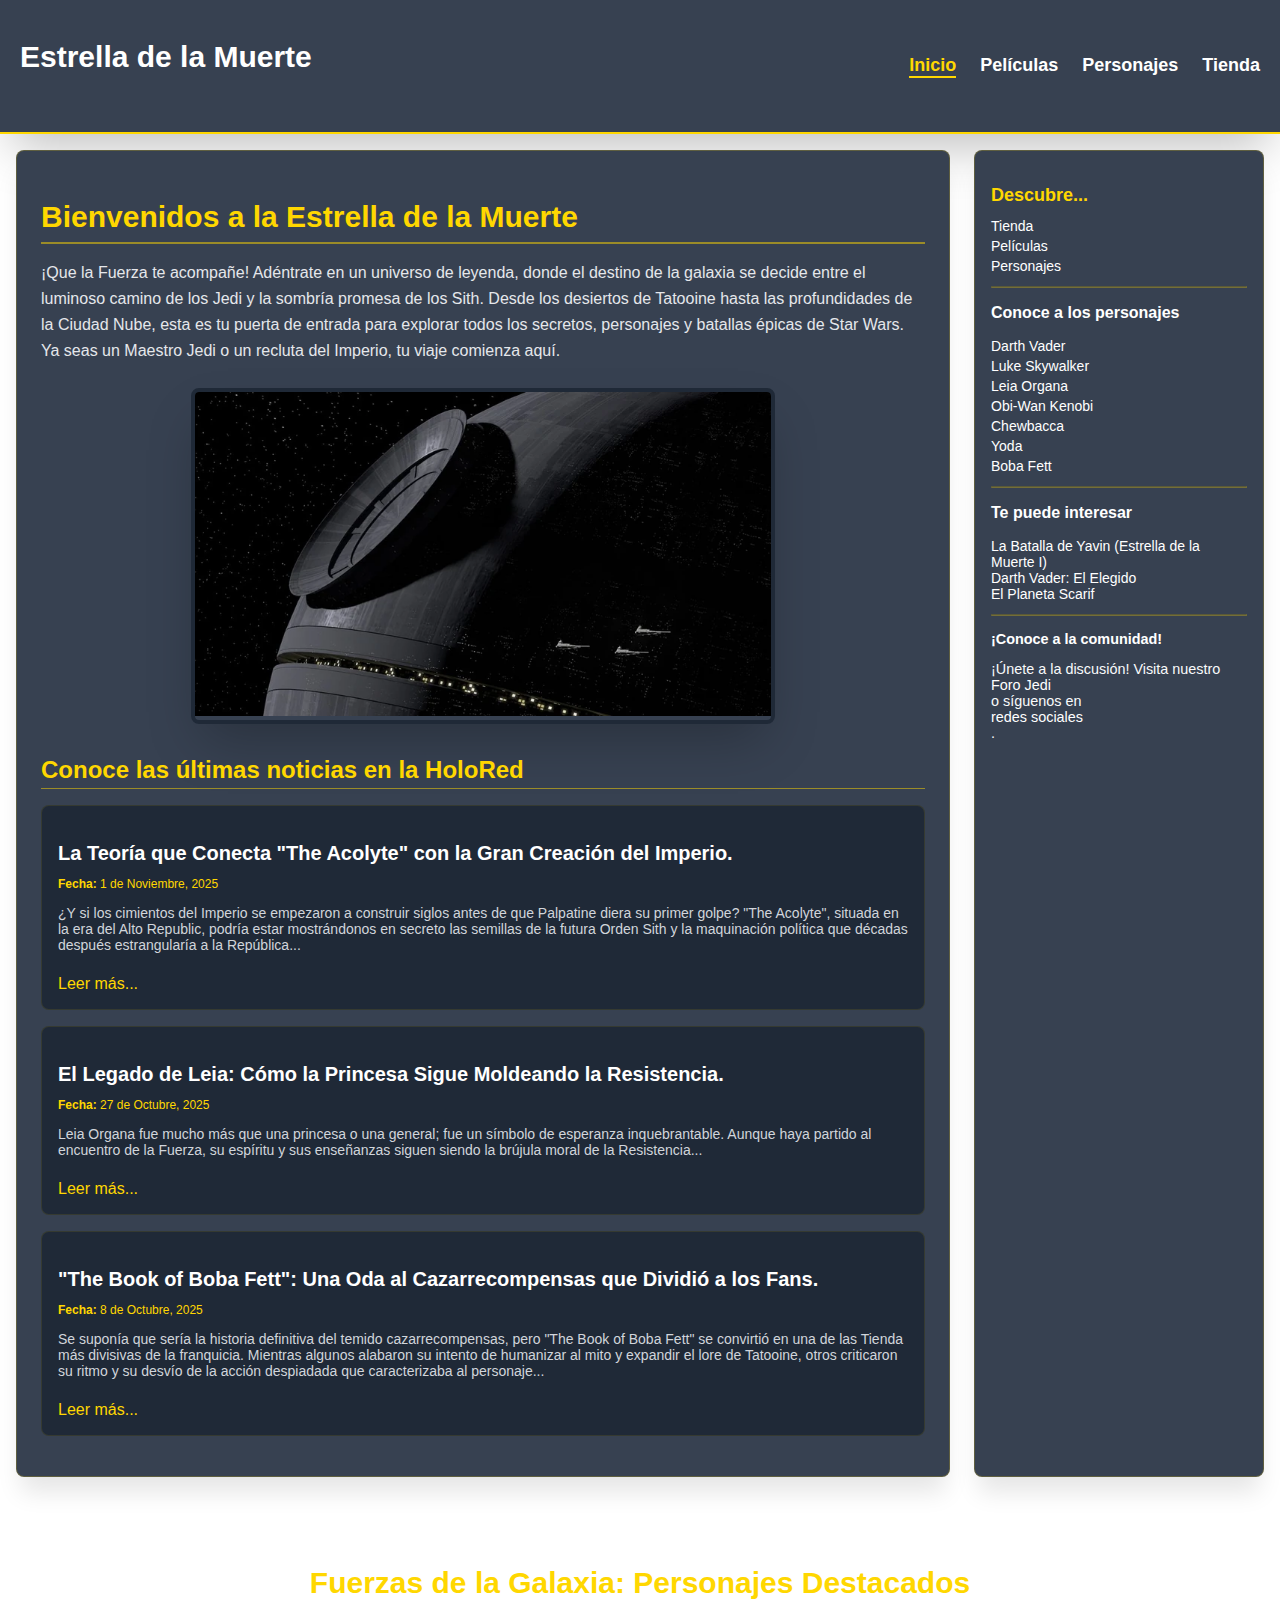
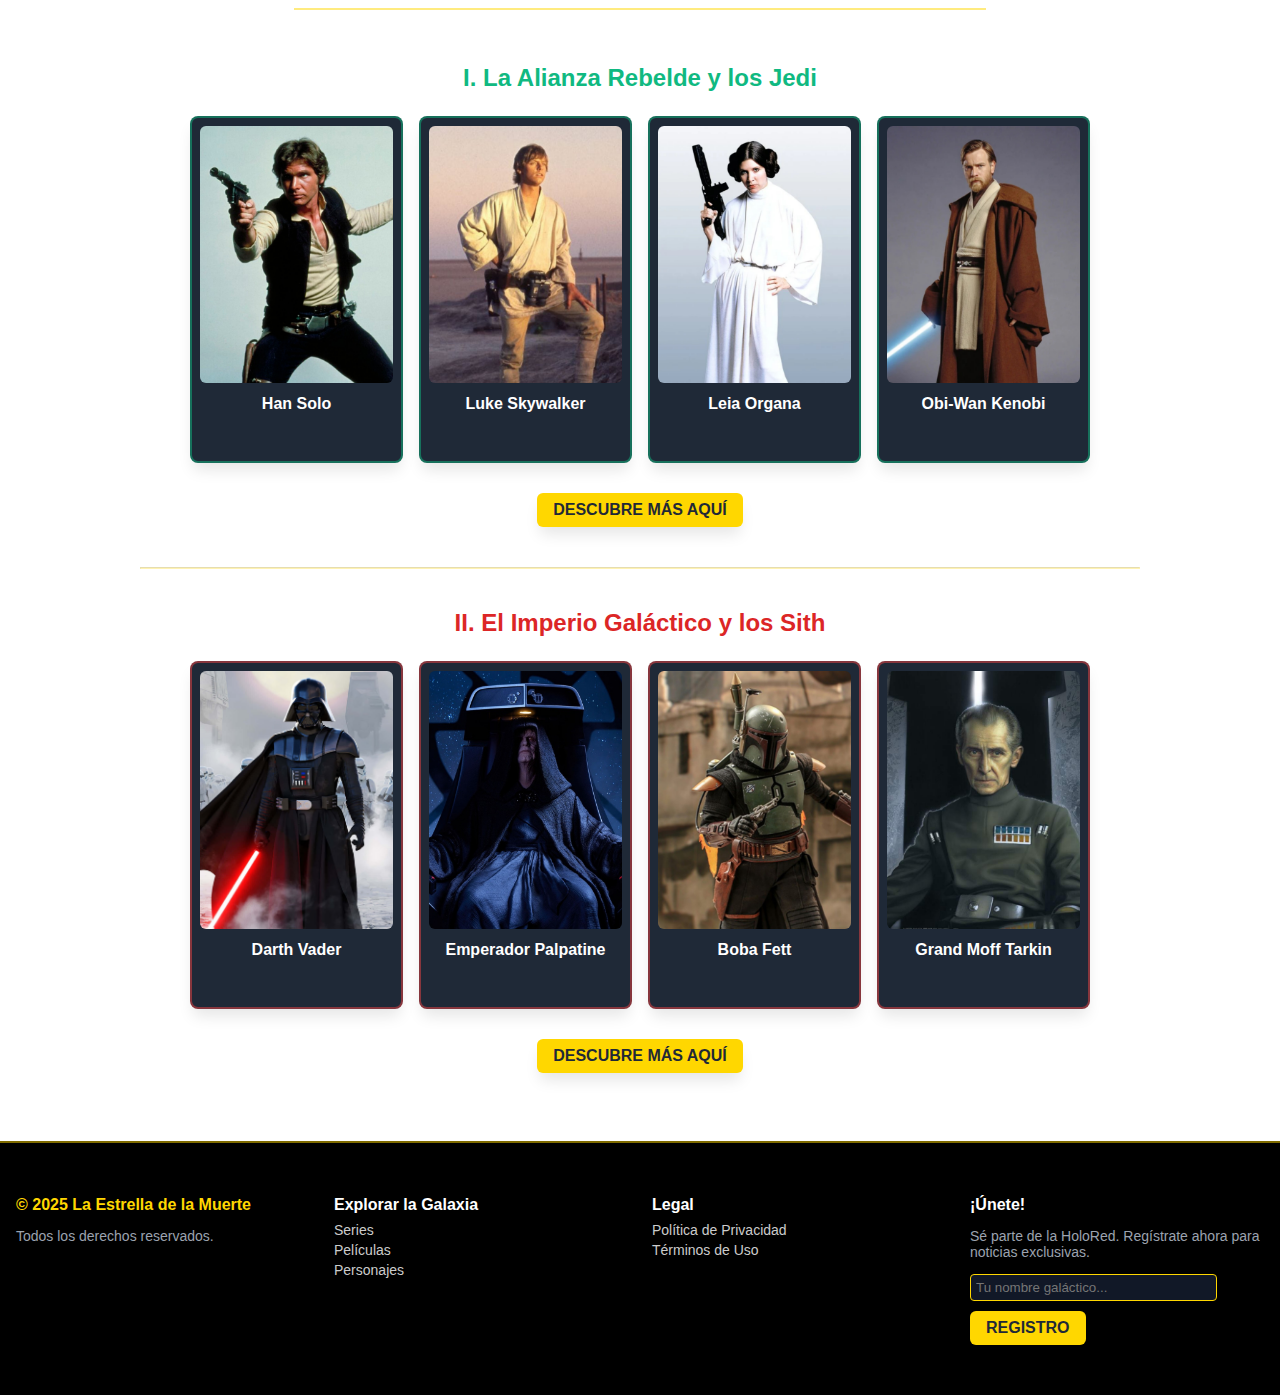
<file: index.html>
<!DOCTYPE html>
<html lang="es">
<head>
    <meta charset="UTF-8">
    <title>Estrella de la Muerte</title>

    <link rel="icon" type="image/png" href="https://www.pngmart.com/files/23/Death-Star-PNG-Isolated-HD.png">

    <link rel="stylesheet" href="styles2.css">
</head>
<body>

    <header class="main-header">
        <div class="wiki-container" style="display: flex; align-items: center; justify-content: space-between;">
            
            <div class="header-logo-group">
                <img 
                    src="img/14-142561_death-star-pixel-art.png"
                    alt="Logo de la Estrella de la Muerte" 
                    class="header-logo"
                >
                <h1 class="header-title">Estrella de la Muerte</h1>
            </div>

            <nav class="main-nav">
                <ul>
                    <li style="border-bottom: 2px solid var(--color-star-yellow);"><a href="index.html" style="color: var(--color-star-yellow);">Inicio</a></li>
                    <li><a href="pelis.html">Películas</a></li>
                    <li><a href="personajes.html">Personajes</a></li>
                    <li><a href="store.html">Tienda</a></li>
                </ul>
            </nav>
        </div>
    </header>
    
    <main>
        <div class="wiki-container">
            
            <aside class="sidebar">
                <h3><strong>Descubre...</strong></h3>
                <ul>
                    <li><a href="#">Tienda</a></li>
                    <li><a href="#">Películas</a></li>
                    <li><a href="#">Personajes</a></li>
                </ul>

                <hr> <p><strong>Conoce a los personajes</strong></p>
                <ul>
                    <li><a href="#">Darth Vader</a></li>
                    <li><a href="#">Luke Skywalker</a></li>
                    <li><a href="#">Leia Organa</a></li>
                    <li><a href="#">Obi-Wan Kenobi</a></li>
                    <li><a href="#">Chewbacca</a></li>
                    <li><a href="#">Yoda</a></li>
                    <li><a href="#">Boba Fett</a></li>
                </ul>
                
                <hr> <p><strong>Te puede interesar</strong></p>
                <div class="related-posts">
                    <article>
                        <a href="#">La Batalla de Yavin (Estrella de la Muerte I)</a>
                    </article>
                    <article>
                        <a href="#">Darth Vader: El Elegido</a>
                    </article>
                    <article>
                        <a href="#">El Planeta Scarif</a>
                    </article>
                </div>
                
                <hr> <p style="font-size: 0.9em;"><strong>¡Conoce a la comunidad!</strong></p>
                <p style="font-size: 0.9em;">
                    ¡Únete a la discusión! Visita nuestro <a href="#">Foro Jedi</a> o síguenos en <a href="#">redes sociales</a>.
                </p>

            </aside>
        
            <section class="main-content">
                <h2 class="content-title">Bienvenidos a la Estrella de la Muerte</h2>
                <p class="content-paragraph">¡Que la Fuerza te acompañe! Adéntrate en un universo de leyenda, donde el destino de la galaxia se decide entre el luminoso camino de los Jedi y la sombría promesa de los Sith. Desde los desiertos de Tatooine hasta las profundidades de la Ciudad Nube, esta es tu puerta de entrada para explorar todos los secretos, personajes y batallas épicas de Star Wars. Ya seas un Maestro Jedi o un recluta del Imperio, tu viaje comienza aquí.</p>
                
                <div class="image-container">
                    <img
                        src="img/DeathStar.webp"
                        alt="Imagen de la Estrella de la Muerte"
                    >
                </div>
                
                <div class="container">
                    <h2 class="news-title">Conoce las últimas noticias en la HoloRed</h2>
                    <article class="news-article">
                        <h3>La Teoría que Conecta "The Acolyte" con la Gran Creación del Imperio.</h3>
                        <p class="date"><strong>Fecha:</strong> 1 de Noviembre, 2025</p>
                        <p>¿Y si los cimientos del Imperio se empezaron a construir siglos antes de que Palpatine diera su primer golpe? "The Acolyte", situada en la era del Alto Republic, podría estar mostrándonos en secreto las semillas de la futura Orden Sith y la maquinación política que décadas después estrangularía a la República...</p>
                        <a href="#">Leer más...</a>
                    </article>

                    <article class="news-article">
                        <h3>El Legado de Leia: Cómo la Princesa Sigue Moldeando la Resistencia.</h3>
                        <p class="date"><strong>Fecha:</strong> 27 de Octubre, 2025</p>
                        <p>Leia Organa fue mucho más que una princesa o una general; fue un símbolo de esperanza inquebrantable. Aunque haya partido al encuentro de la Fuerza, su espíritu y sus enseñanzas siguen siendo la brújula moral de la Resistencia...</p>
                        <a href="#">Leer más...</a>
                    </article>

                    <article class="news-article">
                        <h3>"The Book of Boba Fett": Una Oda al Cazarrecompensas que Dividió a los Fans.</h3>
                        <p class="date"><strong>Fecha:</strong> 8 de Octubre, 2025</p>
                        <p>Se suponía que sería la historia definitiva del temido cazarrecompensas, pero "The Book of Boba Fett" se convirtió en una de las Tienda más divisivas de la franquicia. Mientras algunos alabaron su intento de humanizar al mito y expandir el lore de Tatooine, otros criticaron su ritmo y su desvío de la acción despiadada que caracterizaba al personaje...</p>
                        <a href="#">Leer más...</a>
                    </article>
                </div>
            </section>
        </div>
    </main>
    
    <section class="heroes-villains-title">
        <h2 style="color: var(--color-star-yellow); border-bottom: 2px solid rgba(255, 215, 0, 0.5); padding-bottom: 0.5rem; display: inline-block;">Fuerzas de la Galaxia: Personajes Destacados</h2>
        
        <div class="wiki-container">
            <h3 class="subsection-title" style="color: #10B981; margin-top: 30px;">I. La Alianza Rebelde y los Jedi</h3>
            <div class="character-grid">
                
                <div class="character-card character-card-rebel">
                    <img src="img/HAN TAR.jpg" alt="Han Solo">
                    <p>Han Solo</p>
                </div>
                
                <div class="character-card character-card-rebel">
                    <img src="img/LUKE TAR.jpg" alt="Luke Skywalker">
                    <p>Luke Skywalker</p>
                </div>

                <div class="character-card character-card-rebel">
                    <img src="img/LEIA TAR.jpg" alt="Leia Organa">
                    <p>Leia Organa</p>
                </div>
                
                <div class="character-card character-card-rebel">
                    <img src="img/OBI TAR.jpg" alt="Obi-Wan Kenobi">
                    <p>Obi-Wan Kenobi</p>
                </div>
                
            </div>
            
            <div style="text-align: center; margin: 30px 0;">
                <a href="#" class="register-btn">Descubre más aquí</a>
            </div>
            
            <hr style="border-color: rgba(255, 215, 0, 0.3); width: 80%; margin: 40px auto;">

            <h3 class="subsection-title" style="color: #DC2626;">II. El Imperio Galáctico y los Sith</h3>
            <div class="character-grid">
                
                <div class="character-card character-card-empire">
                    <img src="img/VADER TAR.jpg" alt="Darth Vader">
                    <p>Darth Vader</p>
                </div>

                <div class="character-card character-card-empire">
                    <img src="img/DARK TAR.jpg" alt="Emperador Palpatine">
                    <p>Emperador Palpatine</p>
                </div>

                <div class="character-card character-card-empire">
                    <img src="img/BOBA TAR.jpg" alt="Boba Fett">
                    <p>Boba Fett</p>
                </div>
                
                <div class="character-card character-card-empire">
                    <img src="img/GRAN TAR.jpg" alt="Grand Moff Tarkin">
                    <p>Grand Moff Tarkin</p>
                </div>
                
            </div>

            <div style="text-align: center; margin: 30px 0 50px 0;">
                <a href="#" class="register-btn">Descubre más aquí</a>
            </div>
        </div>
    </section>
       <footer>
        <div class="wiki-container">
            <div class="footer-grid">
                <div class="footer-col">
                    <h4 class="copyright-title">&copy; 2025 La Estrella de la Muerte</h4>
                    <p>Todos los derechos reservados.</p>
                </div>

                <div class="footer-col footer-nav">
                    <h4>Explorar la Galaxia</h4>
                    <ul>
                        <li><a href="#series">Series</a></li>
                        <li><a href="#peliculas">Películas</a></li>
                        <li><a href="#personajes">Personajes</a></li>
                    </ul>
                </div>

                <div class="footer-col">
                    <h4>Legal</h4>
                    <ul>
                        <li><a href="#">Política de Privacidad</a></li>
                        <li><a href="#">Términos de Uso</a></li>
                    </ul>
                </div>
                
                <div class="footer-col">
                    <h4>¡Únete!</h4>
                    <p>Sé parte de la HoloRed. Regístrate ahora para noticias exclusivas.</p>
                    <input type="text" id="reg-username" placeholder="Tu nombre galáctico..." style="padding: 5px; border-radius: 4px; border: 1px solid var(--color-star-yellow); background-color: var(--color-gray-dark); color: white; margin-bottom: 5px; width: 80%;">
                    <a href="#" id="footerRegBtn" class="register-btn" style="margin-top: 5px;">Registro</a>
                </div>
            </div>
        </div>
    </footer>
<script src="script.js"></script>
<button id="scrollToTopBtn" class="register-btn" aria-label="Volver arriba">
    ↑ Subir
</button>	
</body>

</html>
</file>
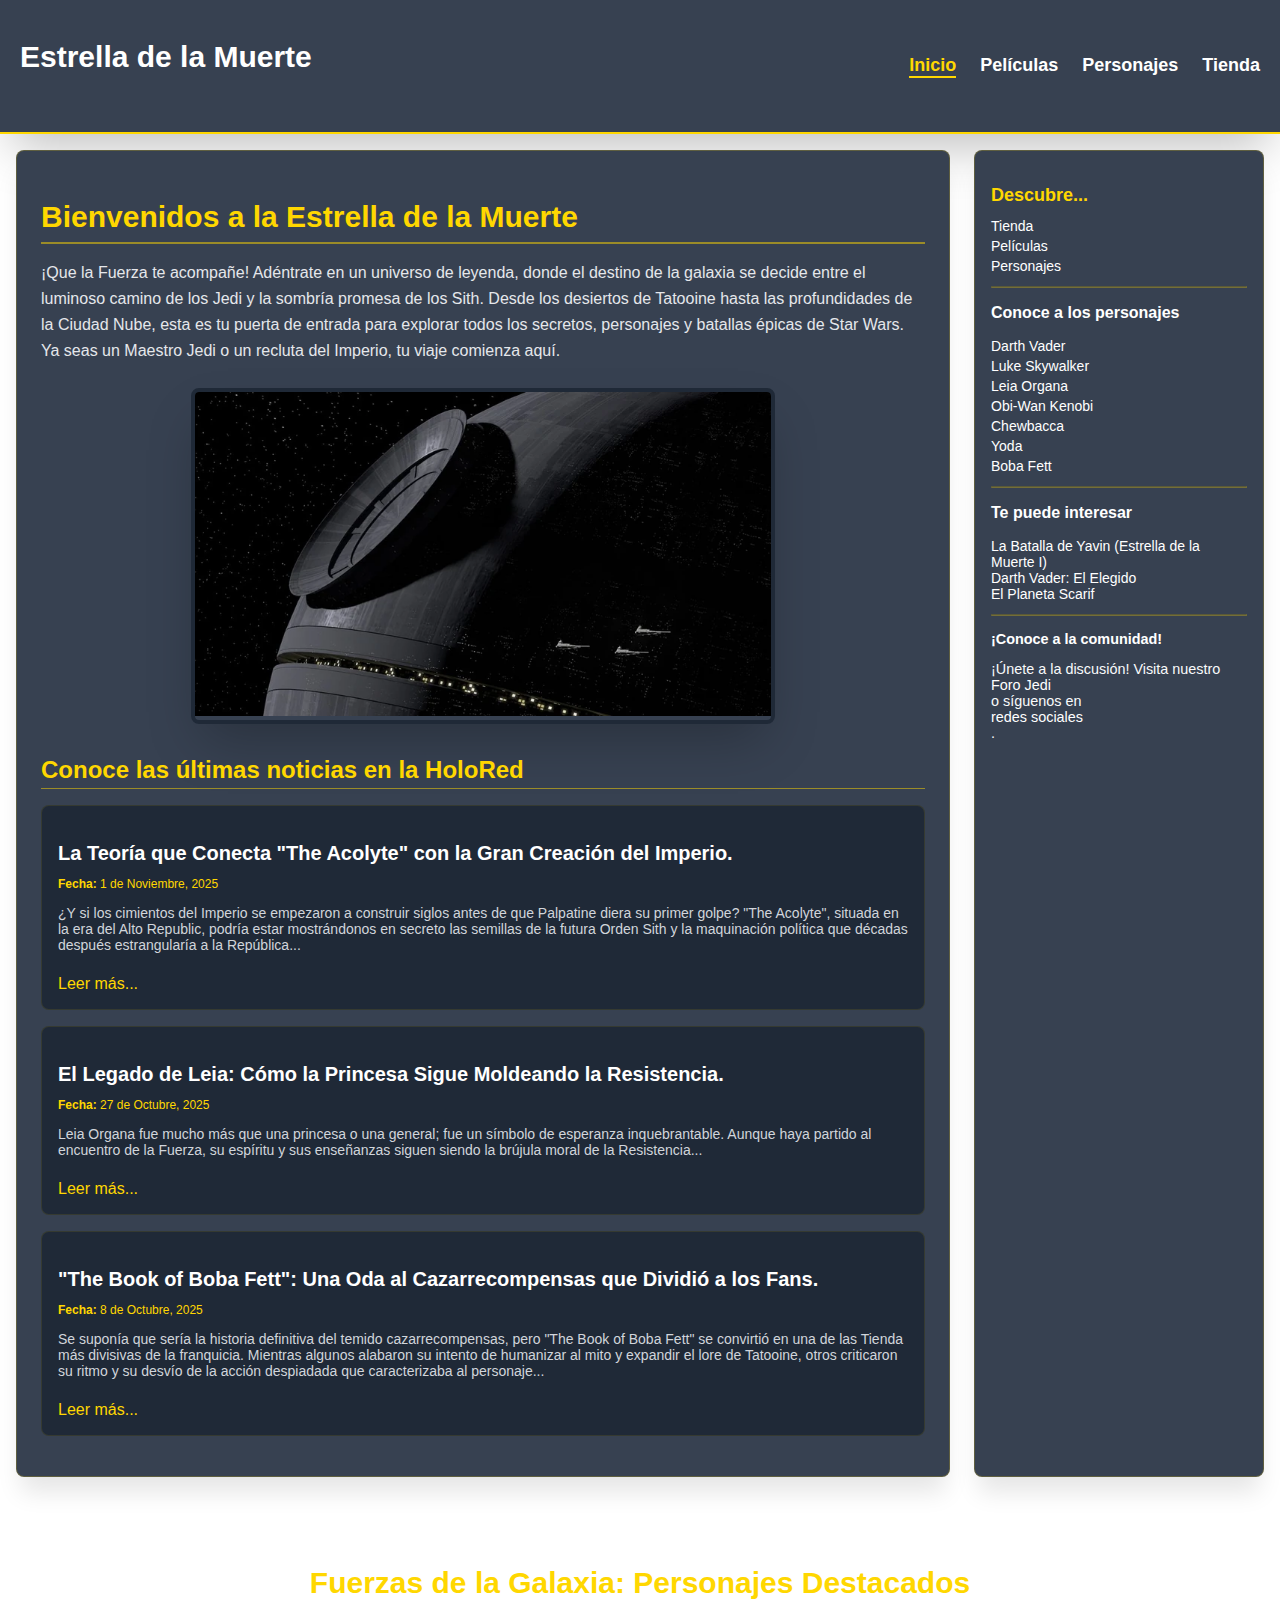
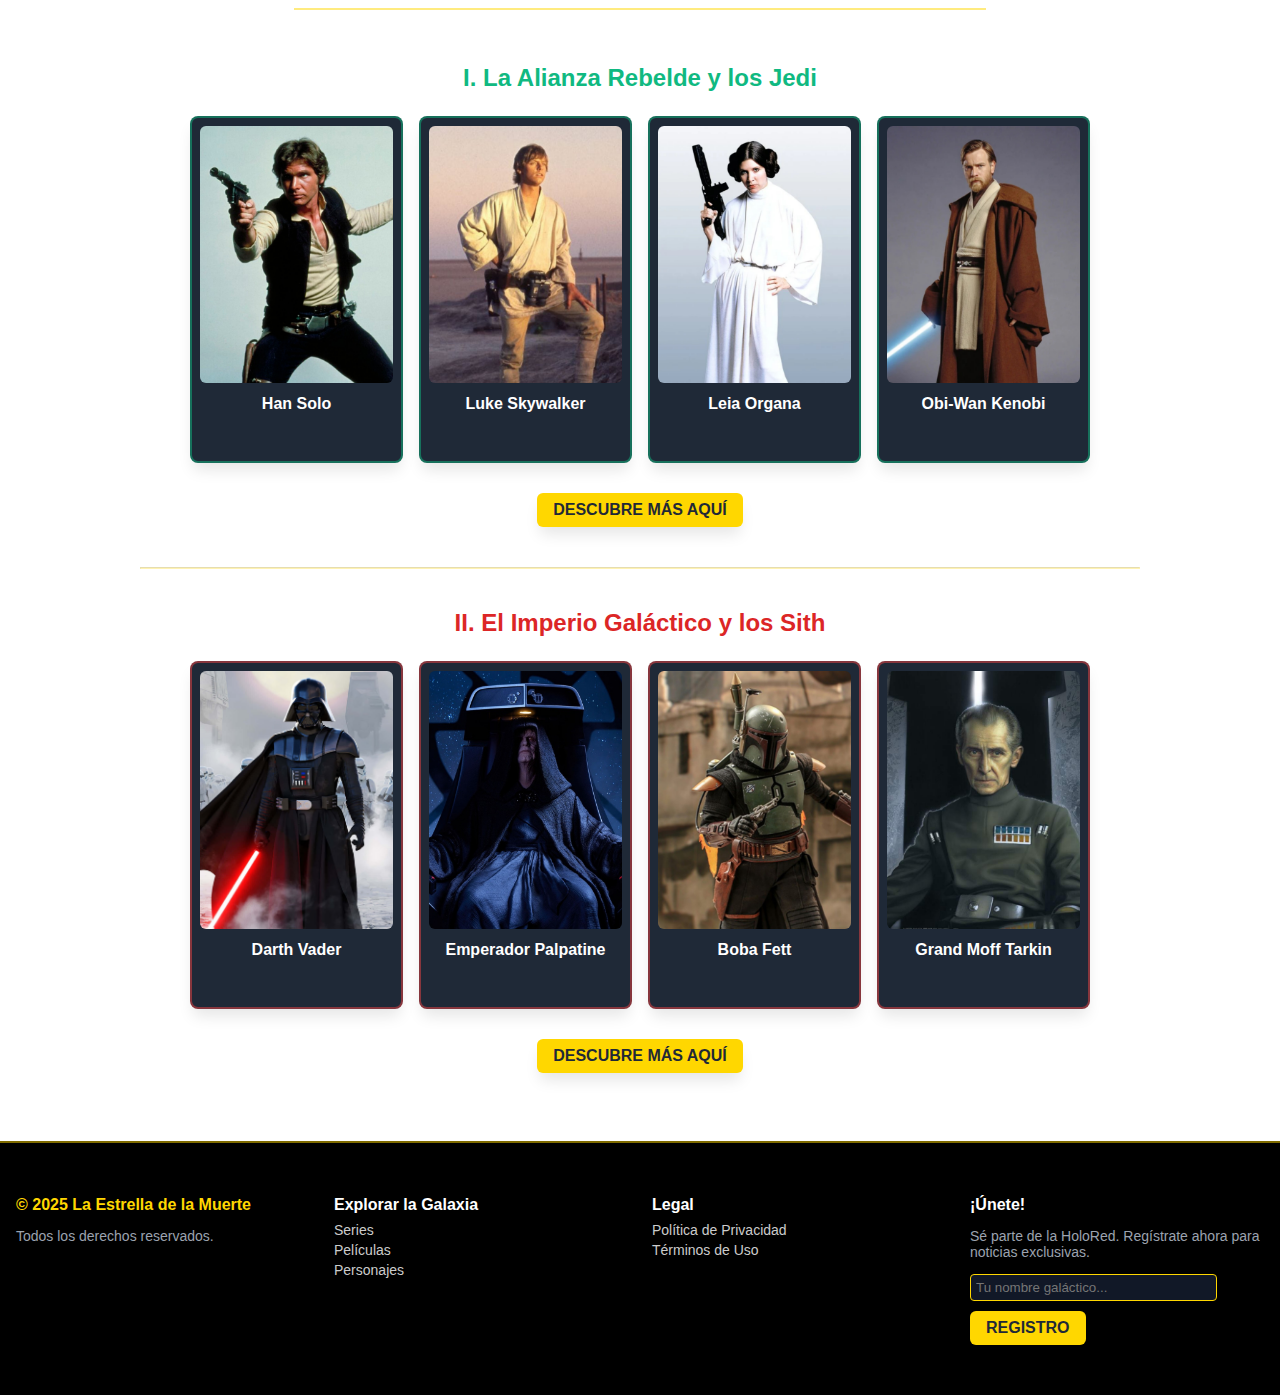
<file: index2.html>
<!DOCTYPE html>
<html lang="es">
<head>
    <meta charset="UTF-8">
    <title>Estrella de la Muerte</title>

    <link rel="icon" type="image/png" href="https://www.pngmart.com/files/23/Death-Star-PNG-Isolated-HD.png">

    <link rel="stylesheet" href="styles2.css">
</head>
<body>

    <header class="main-header">
        <div class="wiki-container" style="display: flex; align-items: center; justify-content: space-between;">
            
            <div class="header-logo-group">
                <img 
                    src="img/14-142561_death-star-pixel-art.png"
                    alt="Logo de la Estrella de la Muerte" 
                    class="header-logo"
                >
                <h1 class="header-title">Estrella de la Muerte</h1>
            </div>

            <nav class="main-nav">
                <ul>
                    <li style="border-bottom: 2px solid var(--color-star-yellow);"><a href="index2.html" style="color: var(--color-star-yellow);">Inicio</a></li>
                    <li><a href="pelis.html">Películas</a></li>
                    <li><a href="personajes.html">Personajes</a></li>
                    <li><a href="store.html">Tienda</a></li>
                </ul>
            </nav>
        </div>
    </header>
    
    <main>
        <div class="wiki-container">
            
            <aside class="sidebar">
                <h3><strong>Descubre...</strong></h3>
                <ul>
                    <li><a href="#">Tienda</a></li>
                    <li><a href="#">Películas</a></li>
                    <li><a href="#">Personajes</a></li>
                </ul>

                <hr> <p><strong>Conoce a los personajes</strong></p>
                <ul>
                    <li><a href="#">Darth Vader</a></li>
                    <li><a href="#">Luke Skywalker</a></li>
                    <li><a href="#">Leia Organa</a></li>
                    <li><a href="#">Obi-Wan Kenobi</a></li>
                    <li><a href="#">Chewbacca</a></li>
                    <li><a href="#">Yoda</a></li>
                    <li><a href="#">Boba Fett</a></li>
                </ul>
                
                <hr> <p><strong>Te puede interesar</strong></p>
                <div class="related-posts">
                    <article>
                        <a href="#">La Batalla de Yavin (Estrella de la Muerte I)</a>
                    </article>
                    <article>
                        <a href="#">Darth Vader: El Elegido</a>
                    </article>
                    <article>
                        <a href="#">El Planeta Scarif</a>
                    </article>
                </div>
                
                <hr> <p style="font-size: 0.9em;"><strong>¡Conoce a la comunidad!</strong></p>
                <p style="font-size: 0.9em;">
                    ¡Únete a la discusión! Visita nuestro <a href="#">Foro Jedi</a> o síguenos en <a href="#">redes sociales</a>.
                </p>

            </aside>
        
            <section class="main-content">
                <h2 class="content-title">Bienvenidos a la Estrella de la Muerte</h2>
                <p class="content-paragraph">¡Que la Fuerza te acompañe! Adéntrate en un universo de leyenda, donde el destino de la galaxia se decide entre el luminoso camino de los Jedi y la sombría promesa de los Sith. Desde los desiertos de Tatooine hasta las profundidades de la Ciudad Nube, esta es tu puerta de entrada para explorar todos los secretos, personajes y batallas épicas de Star Wars. Ya seas un Maestro Jedi o un recluta del Imperio, tu viaje comienza aquí.</p>
                
                <div class="image-container">
                    <img
                        src="img/DeathStar.webp"
                        alt="Imagen de la Estrella de la Muerte"
                    >
                </div>
                
                <div class="container">
                    <h2 class="news-title">Conoce las últimas noticias en la HoloRed</h2>
                    <article class="news-article">
                        <h3>La Teoría que Conecta "The Acolyte" con la Gran Creación del Imperio.</h3>
                        <p class="date"><strong>Fecha:</strong> 1 de Noviembre, 2025</p>
                        <p>¿Y si los cimientos del Imperio se empezaron a construir siglos antes de que Palpatine diera su primer golpe? "The Acolyte", situada en la era del Alto Republic, podría estar mostrándonos en secreto las semillas de la futura Orden Sith y la maquinación política que décadas después estrangularía a la República...</p>
                        <a href="#">Leer más...</a>
                    </article>

                    <article class="news-article">
                        <h3>El Legado de Leia: Cómo la Princesa Sigue Moldeando la Resistencia.</h3>
                        <p class="date"><strong>Fecha:</strong> 27 de Octubre, 2025</p>
                        <p>Leia Organa fue mucho más que una princesa o una general; fue un símbolo de esperanza inquebrantable. Aunque haya partido al encuentro de la Fuerza, su espíritu y sus enseñanzas siguen siendo la brújula moral de la Resistencia...</p>
                        <a href="#">Leer más...</a>
                    </article>

                    <article class="news-article">
                        <h3>"The Book of Boba Fett": Una Oda al Cazarrecompensas que Dividió a los Fans.</h3>
                        <p class="date"><strong>Fecha:</strong> 8 de Octubre, 2025</p>
                        <p>Se suponía que sería la historia definitiva del temido cazarrecompensas, pero "The Book of Boba Fett" se convirtió en una de las Tienda más divisivas de la franquicia. Mientras algunos alabaron su intento de humanizar al mito y expandir el lore de Tatooine, otros criticaron su ritmo y su desvío de la acción despiadada que caracterizaba al personaje...</p>
                        <a href="#">Leer más...</a>
                    </article>
                </div>
            </section>
        </div>
    </main>
    
    <section class="heroes-villains-title">
        <h2 style="color: var(--color-star-yellow); border-bottom: 2px solid rgba(255, 215, 0, 0.5); padding-bottom: 0.5rem; display: inline-block;">Fuerzas de la Galaxia: Personajes Destacados</h2>
        
        <div class="wiki-container">
            <h3 class="subsection-title" style="color: #10B981; margin-top: 30px;">I. La Alianza Rebelde y los Jedi</h3>
            <div class="character-grid">
                
                <div class="character-card character-card-rebel">
                    <img src="img/HAN TAR.jpg" alt="Han Solo">
                    <p>Han Solo</p>
                </div>
                
                <div class="character-card character-card-rebel">
                    <img src="img/LUKE TAR.jpg" alt="Luke Skywalker">
                    <p>Luke Skywalker</p>
                </div>

                <div class="character-card character-card-rebel">
                    <img src="img/LEIA TAR.jpg" alt="Leia Organa">
                    <p>Leia Organa</p>
                </div>
                
                <div class="character-card character-card-rebel">
                    <img src="img/OBI TAR.jpg" alt="Obi-Wan Kenobi">
                    <p>Obi-Wan Kenobi</p>
                </div>
                
            </div>
            
            <div style="text-align: center; margin: 30px 0;">
                <a href="#" class="register-btn">Descubre más aquí</a>
            </div>
            
            <hr style="border-color: rgba(255, 215, 0, 0.3); width: 80%; margin: 40px auto;">

            <h3 class="subsection-title" style="color: #DC2626;">II. El Imperio Galáctico y los Sith</h3>
            <div class="character-grid">
                
                <div class="character-card character-card-empire">
                    <img src="img/VADER TAR.jpg" alt="Darth Vader">
                    <p>Darth Vader</p>
                </div>

                <div class="character-card character-card-empire">
                    <img src="img/DARK TAR.jpg" alt="Emperador Palpatine">
                    <p>Emperador Palpatine</p>
                </div>

                <div class="character-card character-card-empire">
                    <img src="img/BOBA TAR.jpg" alt="Boba Fett">
                    <p>Boba Fett</p>
                </div>
                
                <div class="character-card character-card-empire">
                    <img src="img/GRAN TAR.jpg" alt="Grand Moff Tarkin">
                    <p>Grand Moff Tarkin</p>
                </div>
                
            </div>

            <div style="text-align: center; margin: 30px 0 50px 0;">
                <a href="#" class="register-btn">Descubre más aquí</a>
            </div>
        </div>
    </section>
       <footer>
        <div class="wiki-container">
            <div class="footer-grid">
                <div class="footer-col">
                    <h4 class="copyright-title">&copy; 2025 La Estrella de la Muerte</h4>
                    <p>Todos los derechos reservados.</p>
                </div>

                <div class="footer-col footer-nav">
                    <h4>Explorar la Galaxia</h4>
                    <ul>
                        <li><a href="#series">Series</a></li>
                        <li><a href="#peliculas">Películas</a></li>
                        <li><a href="#personajes">Personajes</a></li>
                    </ul>
                </div>

                <div class="footer-col">
                    <h4>Legal</h4>
                    <ul>
                        <li><a href="#">Política de Privacidad</a></li>
                        <li><a href="#">Términos de Uso</a></li>
                    </ul>
                </div>
                
                <div class="footer-col">
                    <h4>¡Únete!</h4>
                    <p>Sé parte de la HoloRed. Regístrate ahora para noticias exclusivas.</p>
                    <input type="text" id="reg-username" placeholder="Tu nombre galáctico..." style="padding: 5px; border-radius: 4px; border: 1px solid var(--color-star-yellow); background-color: var(--color-gray-dark); color: white; margin-bottom: 5px; width: 80%;">
                    <a href="#" id="footerRegBtn" class="register-btn" style="margin-top: 5px;">Registro</a>
                </div>
            </div>
        </div>
    </footer>
<script src="script.js"></script>
<button id="scrollToTopBtn" class="register-btn" aria-label="Volver arriba">
    ↑ Subir
</button>	
</body>
</html>
</file>
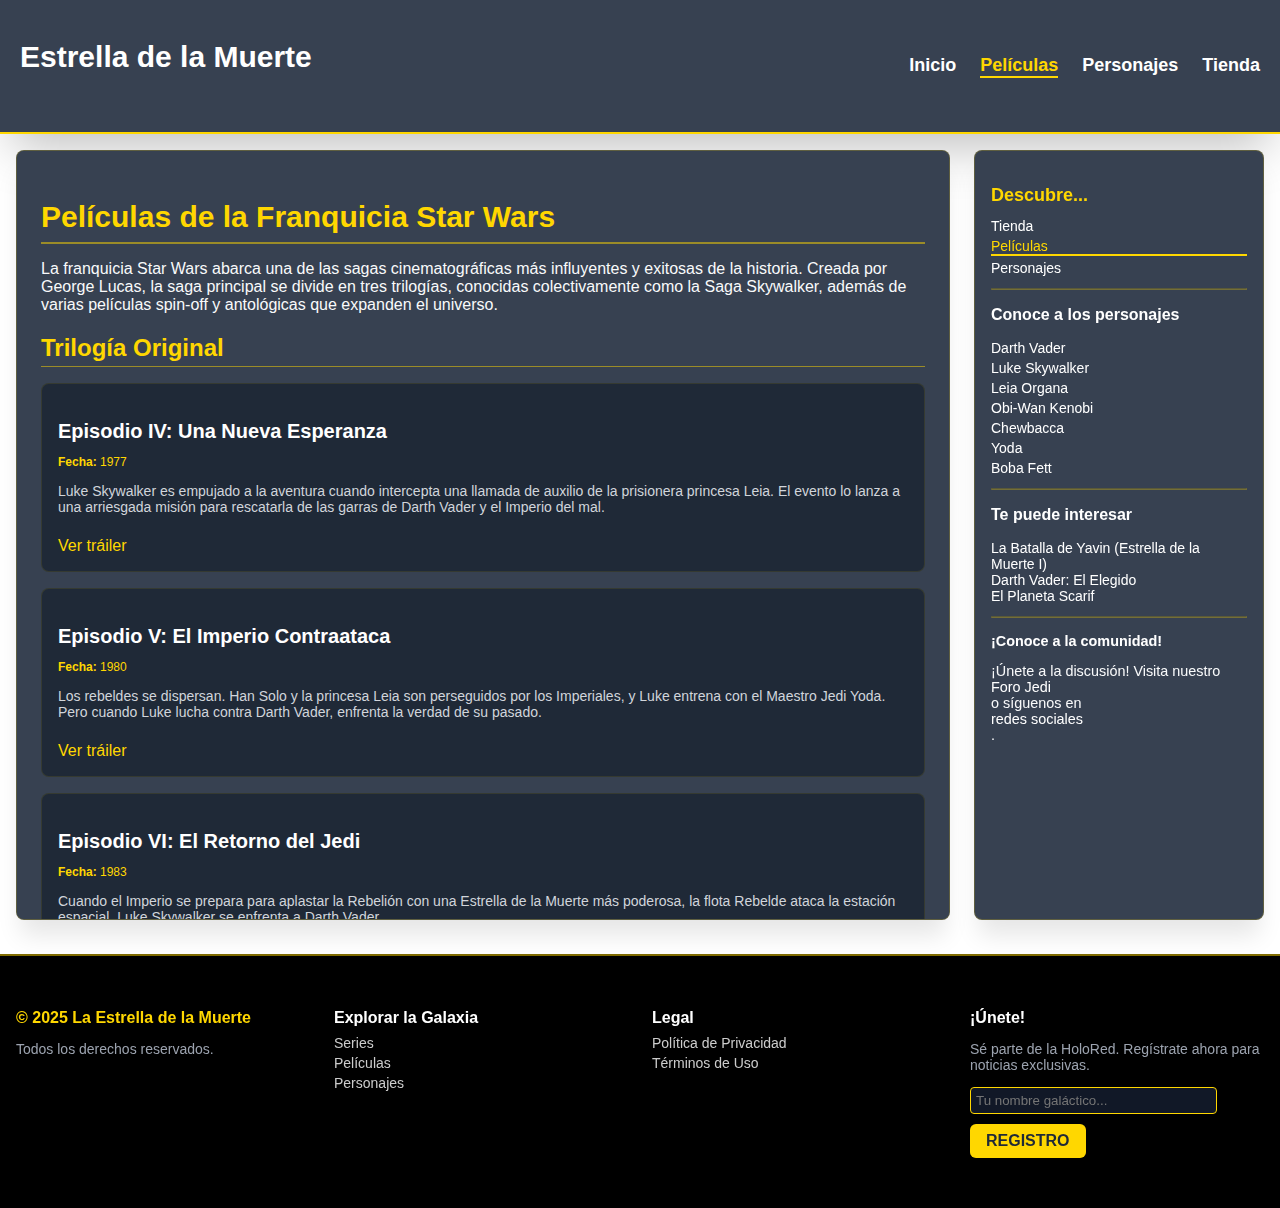
<file: pelis.html>
<!DOCTYPE html>
<html lang="es">
<head>
    <meta charset="UTF-8">
    <title>Estrella de la Muerte</title>

    <link rel="icon" type="image/png" href="https://www.pngmart.com/files/23/Death-Star-PNG-Isolated-HD.png">
	<link rel="stylesheet" href="styles2.css">

<body>

    <header class="main-header">
        <div class="wiki-container" style="display: flex; align-items: center; justify-content: space-between;">
            
            <div class="header-logo-group">
                <img 
                    src="img/14-142561_death-star-pixel-art.png"
                    alt="Logo de la Estrella de la Muerte" 
                    class="header-logo"
                >
                <h1 class="header-title">Estrella de la Muerte</h1>
            </div>

            <nav class="main-nav">
                <ul>
                    <li><a href="index.html">Inicio</a></li>
                    <li style="border-bottom: 2px solid var(--color-star-yellow);"><a href="pelis.html" style="color: var(--color-star-yellow);">Películas</a></li>
                    <li><a href="personajes.html">Personajes</a></li>
                    <li><a href="store.html">Tienda</a></li>
                </ul>
            </nav>
        </div>
    </header>

    <main>
	
        <div class="wiki-container">
            
            <aside class="sidebar">
                <h3><strong>Descubre...</strong></h3>
                <ul>
                    <li><a href="#">Tienda</a></li>
                    <li style="border-bottom: 2px solid var(--color-star-yellow);"><a href="pelis.html" style="color: var(--color-star-yellow);">Películas</a></li>
                    <li><a href="#">Personajes</a></li>
                </ul>

                <hr> <p><strong>Conoce a los personajes</strong></p>
                <ul>
                    <li><a href="#">Darth Vader</a></li>
                    <li><a href="#">Luke Skywalker</a></li>
                    <li><a href="#">Leia Organa</a></li>
                    <li><a href="#">Obi-Wan Kenobi</a></li>
                    <li><a href="#">Chewbacca</a></li>
                    <li><a href="#">Yoda</a></li>
                    <li><a href="#">Boba Fett</a></li>
                </ul>
                
                <hr> <p><strong>Te puede interesar</strong></p>
                <div class="related-posts">
                    <article>
                        <a href="#">La Batalla de Yavin (Estrella de la Muerte I)</a>
                    </article>
                    <article>
                        <a href="#">Darth Vader: El Elegido</a>
                    </article>
                    <article>
                        <a href="#">El Planeta Scarif</a>
                    </article>
                </div>
                
                <hr> <p style="font-size: 0.9em;"><strong>¡Conoce a la comunidad!</strong></p>
                <p style="font-size: 0.9em;">
                    ¡Únete a la discusión! Visita nuestro <a href="#">Foro Jedi</a> o síguenos en <a href="#">redes sociales</a>.
                </p>

            </aside>
			
			
         <section class="main-content-pelis">
            <header>
                <h2 class="content-title">Películas de la Franquicia Star Wars</h2>
            </header>

            <p>
                La franquicia Star Wars abarca una de las sagas cinematográficas más influyentes y exitosas de la historia. Creada por George Lucas, la saga principal se divide en tres trilogías, conocidas colectivamente como la Saga Skywalker, además de varias películas spin-off y antológicas que expanden el universo.
            </p>
			
			<div class="container">
                    <h2 class="news-title">Trilogía Original</h2>
                    <article class="news-article">
                        <h3>Episodio IV: Una Nueva Esperanza</h3>
                        <p class="date"><strong>Fecha:</strong> 1977</p>
                        <p>Luke Skywalker es empujado a la aventura cuando intercepta una llamada de auxilio de la prisionera princesa Leia. El evento lo lanza a una arriesgada misión para rescatarla de las garras de Darth Vader y el Imperio del mal.</p>
                        <a href="#">Ver tráiler</a>
                    </article>
					
					<article class="news-article">
                        <h3>Episodio V: El Imperio Contraataca</h3>
                        <p class="date"><strong>Fecha:</strong> 1980</p>
                        <p>Los rebeldes se dispersan. Han Solo y la princesa Leia son perseguidos por los Imperiales, y Luke entrena con el Maestro Jedi Yoda. Pero cuando Luke lucha contra Darth Vader, enfrenta la verdad de su pasado.</p>
                        <a href="#">Ver tráiler</a>
                    </article>
					
					<article class="news-article">
                        <h3>Episodio VI: El Retorno del Jedi</h3>
                        <p class="date"><strong>Fecha:</strong> 1983</p>
                        <p>Cuando el Imperio se prepara para aplastar la Rebelión con una Estrella de la Muerte más poderosa, la flota Rebelde ataca la estación espacial. Luke Skywalker se enfrenta a Darth Vader.</p>
                        <a href="#">Ver tráiler</a>
                    </article>
			</div>
			
			<div class="container">
                    <h2 class="news-title">Trilogía de Precuelas</h2>
                    <article class="news-article">
                        <h3>Episodio I: La Amenaza Fantasma</h3>
                        <p class="date"><strong>Fecha:</strong> 1999</p>
                        <p>Los Caballeros Jedi Obi-Wan Kenobi y Qui-Gon Jinn rescatan a la reina Amidala de un planeta invadido. Durante su huida, descubren a Anakin Skywalker, un niño inusualmente fuerte en la Fuerza.</p>
                        <a href="#">Ver tráiler</a>
                    </article>
					
					<article class="news-article">
                        <h3>Episodio II: El Ataque de los Clones</h3>
                        <p class="date"><strong>Fecha:</strong> 2002</p>
                        <p>Cuando al aprendiz de Jedi, Anakin Skywalker, se le asigna proteger a la senadora Padmé Amidala, descubre su amor y su lado oscuro. Obi-Wan Kenobi descubre un ejército y la galaxia va a la guerra.</p>
                        <a href="#">Ver tráiler</a>
                    </article>
					
					<article class="news-article">
                        <h3>Episodio III: La Venganza de los Sith</h3>
                        <p class="date"><strong>Fecha:</strong> 2005</p>
                        <p>Las guerras de clones se extienden. Lord Sith toma el control de la República y corrompe a Anakin Skywalker para que sea su aprendiz, Darth Vader. El Jedi Obi-Wan Kenobi debe enfrentarse a su amigo.</p>
                        <a href="#">Ver tráiler</a>
                    </article>
			
			<div class="container">
                    <h2 class="news-title">Trilogía de Secuelas</h2>
                    <article class="news-article">
                        <h3>Episodio VII: El Despertar de la Fuerza</h3>
                        <p class="date"><strong>Fecha:</strong> 2015</p>
                        <p>A medida que surge una nueva amenaza para la galaxia, Rey, una carroñera del desierto, y Finn, un ex-soldado de asalto, deben unirse a Han Solo y Chewbacca para restaurar la paz.</p>
                        <a href="https://youtu.be/ynlSlD0wvsk?si=T26YrtTy3ol1k_kP" target="_blank">Ver tráiler</a>
                    </article>
					
					<article class="news-article">
                        <h3>Episodio VIII: Los Últimos Jedi</h3>
                        <p class="date"><strong>Fecha:</strong> 2017</p>
                        <p>La saga de Star Wars continúa mientras nuevos héroes y leyendas galácticas se embarcan en una aventura épica, desvelando los misterios de la Fuerza y las sorprendentes revelaciones del pasado.</p>
                        <a href="#">Ver tráiler</a>
                    </article>
					
					<article class="news-article">
                        <h3>Episodio IX: El Ascenso de Skywalker</h3>
                        <p class="date"><strong>Fecha:</strong> 2019</p>
                        <p>En el fascinante cierre de la emblemática saga Skywalker, nuevas leyendas nacerán... y la batalla final por la libertad aún está por llegar.</p>
                        <a href="#">Ver tráiler</a>
                    </article>
			
        </section>
    </main>

       <footer>
        <div class="wiki-container">
            <div class="footer-grid">
                <div class="footer-col">
                    <h4 class="copyright-title">&copy; 2025 La Estrella de la Muerte</h4>
                    <p>Todos los derechos reservados.</p>
                </div>

                <div class="footer-col footer-nav">
                    <h4>Explorar la Galaxia</h4>
                    <ul>
                        <li><a href="#series">Series</a></li>
                        <li><a href="#peliculas">Películas</a></li>
                        <li><a href="#personajes">Personajes</a></li>
                    </ul>
                </div>

                <div class="footer-col">
                    <h4>Legal</h4>
                    <ul>
                        <li><a href="#">Política de Privacidad</a></li>
                        <li><a href="#">Términos de Uso</a></li>
                    </ul>
                </div>
                
                <div class="footer-col">
                    <h4>¡Únete!</h4>
                    <p>Sé parte de la HoloRed. Regístrate ahora para noticias exclusivas.</p>
                    <input type="text" id="reg-username" placeholder="Tu nombre galáctico..." style="padding: 5px; border-radius: 4px; border: 1px solid var(--color-star-yellow); background-color: var(--color-gray-dark); color: white; margin-bottom: 5px; width: 80%;">
                    <a href="#" id="footerRegBtn" class="register-btn" style="margin-top: 5px;">Registro</a>
                </div>
            </div>
        </div>
    </footer>
<script src="script.js"></script>
<button id="scrollToTopBtn" class="register-btn" aria-label="Volver arriba">
    ↑ Subir
</button>	
</body>

</html>
</file>
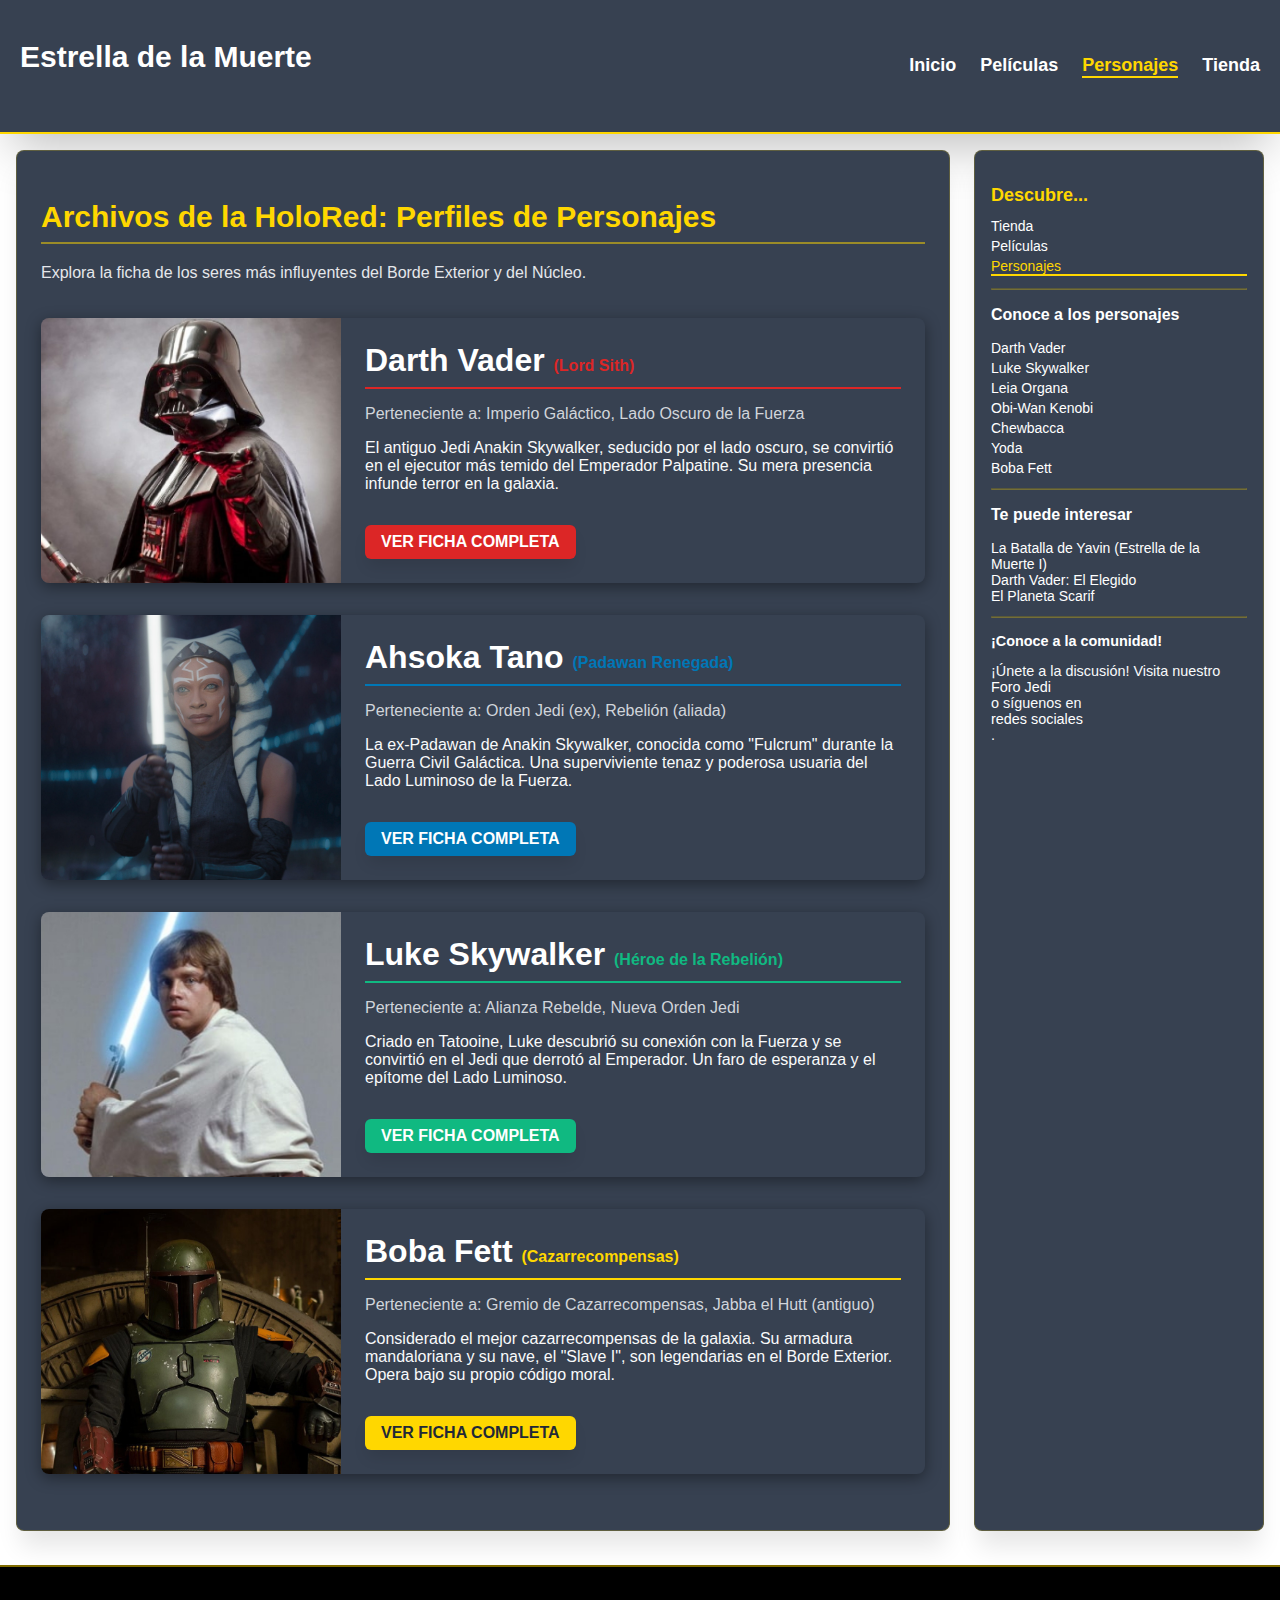
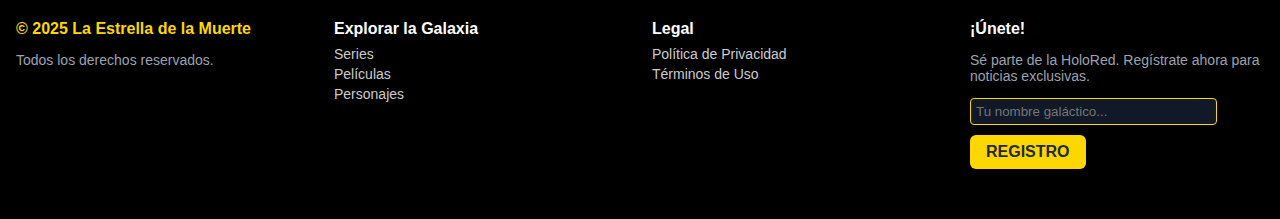
<file: personajes.html>
<!DOCTYPE html>
<html lang="es">
<head>
    <meta charset="UTF-8">
    <title>Personajes - HoloRed Galáctica</title>
    <link rel="icon" type="image/png" href="https://www.pngmart.com/files/23/Death-Star-PNG-Isolated-HD.png">
    <link rel="stylesheet" href="styles2.css">
</head>
<body>

    <header class="main-header">
        <div class="wiki-container" style="display: flex; align-items: center; justify-content: space-between;">
            
            <div class="header-logo-group">
                <img 
                    src="img/14-142561_death-star-pixel-art.png"
                    alt="Logo de la Estrella de la Muerte" 
                    class="header-logo"
                >
                <h1 class="header-title">Estrella de la Muerte</h1>
            </div>

            <nav class="main-nav">
                <ul>
                    <li><a href="index.html">Inicio</a></li>
                    <li><a href="pelis.html">Películas</a></li>
                    <li style="border-bottom: 2px solid var(--color-star-yellow);"><a href="personajes.html" style="color: var(--color-star-yellow);">Personajes</a></li>
                    <li><a href="store.html">Tienda</a></li>
                </ul>
            </nav>
        </div>
    </header>
    
   <main>
    <div class="wiki-container main-layout">
        
        <aside class="sidebar">
            <h3><strong>Descubre...</strong></h3>
            <ul>
                <li><a href="store.html">Tienda</a></li>
                <li><a href="#">Películas</a></li>
                <li style="border-bottom: 2px solid var(--color-star-yellow);"><a href="personajes.html" style="color: var(--color-star-yellow);">Personajes</a></li>
            </ul>

            <hr> <p><strong>Conoce a los personajes</strong></p>
            <ul>
                <li><a href="#">Darth Vader</a></li>
                <li><a href="#">Luke Skywalker</a></li>
                <li><a href="#">Leia Organa</a></li>
                <li><a href="#">Obi-Wan Kenobi</a></li>
                <li><a href="#">Chewbacca</a></li>
                <li><a href="#">Yoda</a></li>
                <li><a href="#">Boba Fett</a></li>
            </ul>
            
            <hr> <p><strong>Te puede interesar</strong></p>
            <div class="related-posts">
                <article>
                    <a href="#">La Batalla de Yavin (Estrella de la Muerte I)</a>
                </article>
                <article>
                    <a href="#">Darth Vader: El Elegido</a>
                </article>
                <article>
                    <a href="#">El Planeta Scarif</a>
                </article>
            </div>
            
            <hr> <p style="font-size: 0.9em;"><strong>¡Conoce a la comunidad!</strong></p>
            <p style="font-size: 0.9em;">
                ¡Únete a la discusión! Visita nuestro <a href="#">Foro Jedi</a> o síguenos en <a href="#">redes sociales</a>.
            </p>

        </aside>
        
        <section class="main-content" style="padding-top: 1.5rem;"> 
            <h2 class="content-title">Archivos de la HoloRed: Perfiles de Personajes</h2>
            <p class="content-paragraph">Explora la ficha de los seres más influyentes del Borde Exterior y del Núcleo.</p>
            
            <div class="character-profile-list" style="margin-top: 2rem;">

                <article class="character-profile-card" style="display: flex; background-color: var(--color-light-plomo); margin-bottom: 2rem; border-radius: 8px; overflow: hidden; box-shadow: 0 4px 15px rgba(0,0,0,0.4); transition: box-shadow 0.3s ease;">
                    <div class="profile-image" style="flex: 0 0 300px; max-height: 350px; overflow: hidden;">
                        <img src="img/VADER PER.jpg" alt="Darth Vader" style="width: 100%; height: 100%; object-fit: cover; display: block;">
                    </div>
                    <div class="profile-details" style="flex: 1; padding: 1.5rem; color: var(--color-text-light);">
                        <h3 style="color: white; font-size: 2rem; margin-top: 0; border-bottom: 2px solid #DC2626; padding-bottom: 0.5rem; margin-bottom: 1rem;">Darth Vader <span style="font-size: 1rem; color: #DC2626;">(Lord Sith)</span></h3>
                        <p style="margin-bottom: 1rem; color: var(--color-gray-light);">Perteneciente a: Imperio Galáctico, Lado Oscuro de la Fuerza</p>
                        <p>El antiguo Jedi Anakin Skywalker, seducido por el lado oscuro, se convirtió en el ejecutor más temido del Emperador Palpatine. Su mera presencia infunde terror en la galaxia.</p>
                        <a href="#" class="register-btn" style="background-color: #DC2626; color: white; margin-top: 1rem; display: inline-block;">Ver Ficha Completa</a>
                    </div>
                </article>
                
                <article class="character-profile-card" style="display: flex; background-color: var(--color-light-plomo); margin-bottom: 2rem; border-radius: 8px; overflow: hidden; box-shadow: 0 4px 15px rgba(0,0,0,0.4); transition: box-shadow 0.3s ease;">
                    <div class="profile-image" style="flex: 0 0 300px; max-height: 350px; overflow: hidden;">
                        <img src="img/AHSOKA PER.jpg" alt="Ahsoka Tano" style="width: 100%; height: 100%; object-fit: cover; display: block;">
                    </div>
                    <div class="profile-details" style="flex: 1; padding: 1.5rem; color: var(--color-text-light);">
                        <h3 style="color: white; font-size: 2rem; margin-top: 0; border-bottom: 2px solid #0077B6; padding-bottom: 0.5rem; margin-bottom: 1rem;">Ahsoka Tano <span style="font-size: 1rem; color: #0077B6;">(Padawan Renegada)</span></h3>
                        <p style="margin-bottom: 1rem; color: var(--color-gray-light);">Perteneciente a: Orden Jedi (ex), Rebelión (aliada)</p>
                        <p>La ex-Padawan de Anakin Skywalker, conocida como "Fulcrum" durante la Guerra Civil Galáctica. Una superviviente tenaz y poderosa usuaria del Lado Luminoso de la Fuerza.</p>
                        <a href="#" class="register-btn" style="background-color: #0077B6; color: white; margin-top: 1rem; display: inline-block;">Ver Ficha Completa</a>
                    </div>
                </article>

                <article class="character-profile-card" style="display: flex; background-color: var(--color-light-plomo); margin-bottom: 2rem; border-radius: 8px; overflow: hidden; box-shadow: 0 4px 15px rgba(0,0,0,0.4); transition: box-shadow 0.3s ease;">
                    <div class="profile-image" style="flex: 0 0 300px; max-height: 350px; overflow: hidden;">
                        <img src="img/LUKE PER.jpg" alt="Luke Skywalker" style="width: 100%; height: 100%; object-fit: cover; display: block;">
                    </div>
                    <div class="profile-details" style="flex: 1; padding: 1.5rem; color: var(--color-text-light);">
                        <h3 style="color: white; font-size: 2rem; margin-top: 0; border-bottom: 2px solid #10B981; padding-bottom: 0.5rem; margin-bottom: 1rem;">Luke Skywalker <span style="font-size: 1rem; color: #10B981;">(Héroe de la Rebelión)</span></h3>
                        <p style="margin-bottom: 1rem; color: var(--color-gray-light);">Perteneciente a: Alianza Rebelde, Nueva Orden Jedi</p>
                        <p>Criado en Tatooine, Luke descubrió su conexión con la Fuerza y se convirtió en el Jedi que derrotó al Emperador. Un faro de esperanza y el epítome del Lado Luminoso.</p>
                        <a href="#" class="register-btn" style="background-color: #10B981; color: white; margin-top: 1rem; display: inline-block;">Ver Ficha Completa</a>
                    </div>
                </article>

                <article class="character-profile-card" style="display: flex; background-color: var(--color-light-plomo); margin-bottom: 2rem; border-radius: 8px; overflow: hidden; box-shadow: 0 4px 15px rgba(0,0,0,0.4); transition: box-shadow 0.3s ease;">
                    <div class="profile-image" style="flex: 0 0 300px; max-height: 350px; overflow: hidden;">
                        <img src="img/BOBA PER.jpg" alt="Boba Fett" style="width: 100%; height: 100%; object-fit: cover; display: block;">
                    </div>
                    <div class="profile-details" style="flex: 1; padding: 1.5rem; color: var(--color-text-light);">
                        <h3 style="color: white; font-size: 2rem; margin-top: 0; border-bottom: 2px solid var(--color-star-yellow); padding-bottom: 0.5rem; margin-bottom: 1rem;">Boba Fett <span style="font-size: 1rem; color: var(--color-star-yellow);">(Cazarrecompensas)</span></h3>
                        <p style="margin-bottom: 1rem; color: var(--color-gray-light);">Perteneciente a: Gremio de Cazarrecompensas, Jabba el Hutt (antiguo)</p>
                        <p>Considerado el mejor cazarrecompensas de la galaxia. Su armadura mandaloriana y su nave, el "Slave I", son legendarias en el Borde Exterior. Opera bajo su propio código moral.</p>
                        <a href="#" class="register-btn" style="margin-top: 1rem; display: inline-block;">Ver Ficha Completa</a>
                    </div>
                </article>
                
            </div>
            
            <style>
                @media (max-width: 768px) {
                    .character-profile-card { flex-direction: column; }
                    .profile-image { flex: none !important; width: 100%; max-height: 250px !important; }
                }
            </style>

        </section>

    </div>
</main>
          <footer>
        <div class="wiki-container">
            <div class="footer-grid">
                <div class="footer-col">
                    <h4 class="copyright-title">&copy; 2025 La Estrella de la Muerte</h4>
                    <p>Todos los derechos reservados.</p>
                </div>

                <div class="footer-col footer-nav">
                    <h4>Explorar la Galaxia</h4>
                    <ul>
                        <li><a href="#series">Series</a></li>
                        <li><a href="#peliculas">Películas</a></li>
                        <li><a href="#personajes">Personajes</a></li>
                    </ul>
                </div>

                <div class="footer-col">
                    <h4>Legal</h4>
                    <ul>
                        <li><a href="#">Política de Privacidad</a></li>
                        <li><a href="#">Términos de Uso</a></li>
                    </ul>
                </div>
                
                <div class="footer-col">
                    <h4>¡Únete!</h4>
                    <p>Sé parte de la HoloRed. Regístrate ahora para noticias exclusivas.</p>
                    <input type="text" id="reg-username" placeholder="Tu nombre galáctico..." style="padding: 5px; border-radius: 4px; border: 1px solid var(--color-star-yellow); background-color: var(--color-gray-dark); color: white; margin-bottom: 5px; width: 80%;">
                    <a href="#" id="footerRegBtn" class="register-btn" style="margin-top: 5px;">Registro</a>
                </div>
            </div>
        </div>
    </footer>
<script src="script.js"></script>
<button id="scrollToTopBtn" class="register-btn" aria-label="Volver arriba">
    ↑ Subir
</button>	
</body>

</html>
</file>
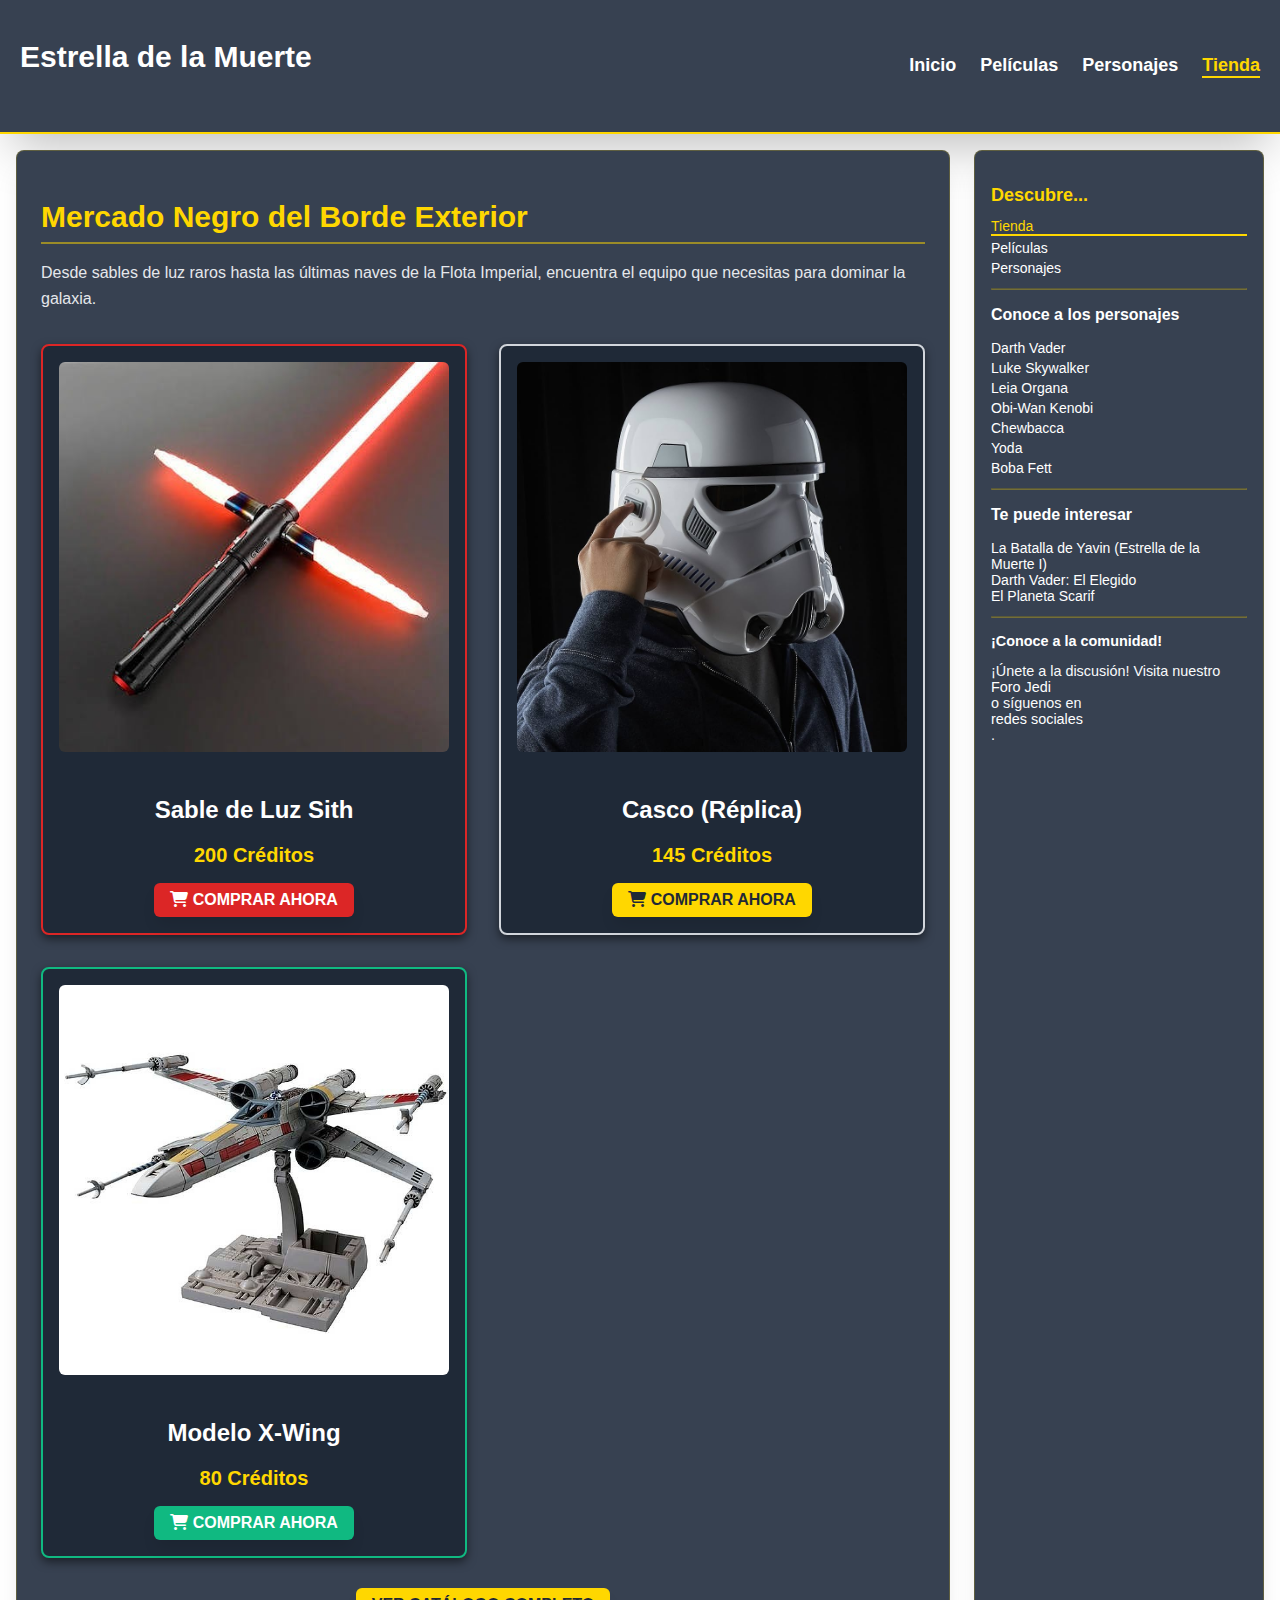
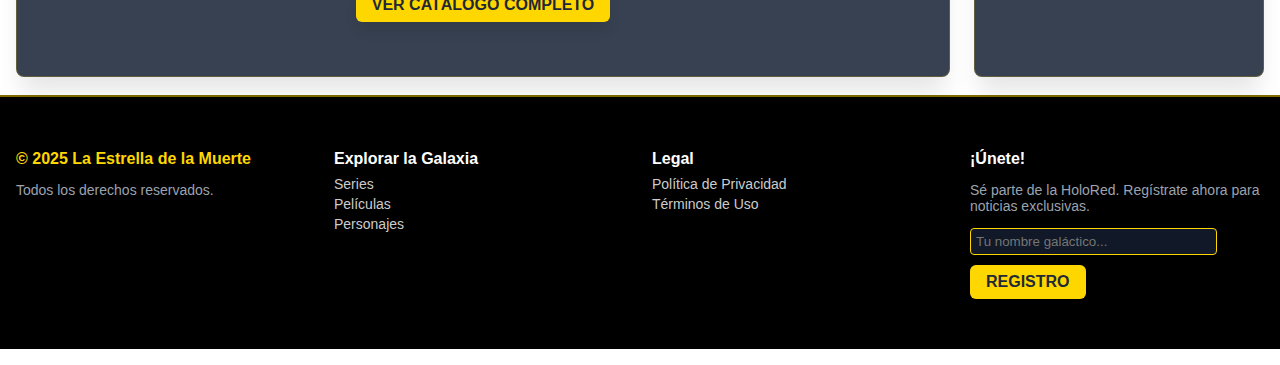
<file: store.html>
<!DOCTYPE html>
<html lang="es">
<head>
    <meta charset="UTF-8">
    <title>Tienda Galáctica - Estrella de la Muerte</title>
    <link rel="icon" type="image/png" href="https://www.pngmart.com/files/23/Death-Star-PNG-Isolated-HD.png">
    <link rel="stylesheet" href="styles2.css">
    <link rel="stylesheet" href="https://cdnjs.cloudflare.com/ajax/libs/font-awesome/6.5.1/css/all.min.css"> 
</head>
<body>

   <header class="main-header">
        <div class="wiki-container" style="display: flex; align-items: center; justify-content: space-between;">
            
            <div class="header-logo-group">
                <img 
                    src="img/14-142561_death-star-pixel-art.png"
                    alt="Logo de la Estrella de la Muerte" 
                    class="header-logo"
                >
                <h1 class="header-title">Estrella de la Muerte</h1>
            </div>

            <nav class="main-nav">
                <ul>
                    <li><a href="index.html">Inicio</a></li>
                    <li><a href="pelis.html">Películas</a></li>
                    <li><a href="personajes.html">Personajes</a></li>
                    <li style="border-bottom: 2px solid var(--color-star-yellow);"><a href="store.html" style="color: var(--color-star-yellow);">Tienda</a></li>
                </ul>
            </nav>
        </div>
    </header>
    
    <main>
    <div class="wiki-container main-layout">
        
        <aside class="sidebar">
            <h3><strong>Descubre...</strong></h3>
            <ul>
                <li style="border-bottom: 2px solid var(--color-star-yellow);"><a href="store.html" style="color: var(--color-star-yellow);">Tienda</a></li>
                <li><a href="#">Películas</a></li>
                <li><a href="personajes.html">Personajes</a></li>
            </ul>

            <hr> <p><strong>Conoce a los personajes</strong></p>
            <ul>
                <li><a href="#">Darth Vader</a></li>
                <li><a href="#">Luke Skywalker</a></li>
                <li><a href="#">Leia Organa</a></li>
                <li><a href="#">Obi-Wan Kenobi</a></li>
                <li><a href="#">Chewbacca</a></li>
                <li><a href="#">Yoda</a></li>
                <li><a href="#">Boba Fett</a></li>
            </ul>
            
            <hr> <p><strong>Te puede interesar</strong></p>
            <div class="related-posts">
                <article>
                    <a href="#">La Batalla de Yavin (Estrella de la Muerte I)</a>
                </article>
                <article>
                    <a href="#">Darth Vader: El Elegido</a>
                </article>
                <article>
                    <a href="#">El Planeta Scarif</a>
                </article>
            </div>
            
            <hr> <p style="font-size: 0.9em;"><strong>¡Conoce a la comunidad!</strong></p>
            <p style="font-size: 0.9em;">
                ¡Únete a la discusión! Visita nuestro <a href="#">Foro Jedi</a> o síguenos en <a href="#">redes sociales</a>.
            </p>

        </aside>
        
        <section class="main-content">
            <h2 class="content-title">Mercado Negro del Borde Exterior</h2>
            <p class="content-paragraph">Desde sables de luz raros hasta las últimas naves de la Flota Imperial, encuentra el equipo que necesitas para dominar la galaxia.</p>

            <div class="product-grid" style="display: grid; grid-template-columns: repeat(auto-fit, minmax(280px, 1fr)); gap: 2rem; margin-top: 2rem;">

                    <div class="product-card" style="background-color: var(--color-gunmetal); padding: 1rem; border-radius: 0.5rem; box-shadow: 0 4px 10px rgba(0,0,0,0.5); border: 2px solid #DC2626; text-align: center; transition: transform 0.2s, box-shadow 0.2s;">
                        <img src="img/SABLE.jpeg" alt="Sable de Luz Sith" style="width: 100%; height: auto; border-radius: 0.375rem; margin-bottom: 1rem;">
                        <h3 style="color: white; font-size: 1.5rem; margin-bottom: 0.5rem;">Sable de Luz Sith</h3>
                        <p style="color: var(--color-star-yellow); font-weight: bold; font-size: 1.25rem; margin-bottom: 1rem;">200 Créditos</p>
                        <a href="#" class="register-btn" style="background-color: #DC2626; color: white;">
                            <i class="fas fa-shopping-cart"></i> Comprar Ahora
                        </a>
                    </div>
                    
                    <div class="product-card" style="background-color: var(--color-gunmetal); padding: 1rem; border-radius: 0.5rem; box-shadow: 0 4px 10px rgba(0,0,0,0.5); border: 2px solid #D1D5DB; text-align: center; transition: transform 0.2s, box-shadow 0.2s;">
                        <img src="img/CASCO.jpeg" alt="Casco Stormtrooper" style="width: 100%; height: auto; border-radius: 0.375rem; margin-bottom: 1rem;">
                        <h3 style="color: white; font-size: 1.5rem; margin-bottom: 0.5rem;">Casco (Réplica)</h3>
                        <p style="color: var(--color-star-yellow); font-weight: bold; font-size: 1.25rem; margin-bottom: 1rem;">145 Créditos</p>
                        <a href="#" class="register-btn">
                            <i class="fas fa-shopping-cart"></i> Comprar Ahora
                        </a>
                    </div>
                    
                    <div class="product-card" style="background-color: var(--color-gunmetal); padding: 1rem; border-radius: 0.5rem; box-shadow: 0 4px 10px rgba(0,0,0,0.5); border: 2px solid #10B981; text-align: center; transition: transform 0.2s, box-shadow 0.2s;">
                        <img src="img/XWING.jpeg" alt="Modelo X-Wing" style="width: 100%; height: auto; border-radius: 0.375rem; margin-bottom: 1rem;">
                        <h3 style="color: white; font-size: 1.5rem; margin-bottom: 0.5rem;">Modelo X-Wing</h3>
                        <p style="color: var(--color-star-yellow); font-weight: bold; font-size: 1.25rem; margin-bottom: 1rem;">80 Créditos</p>
                        <a href="#" class="register-btn" style="background-color: #10B981; color: white;">
                            <i class="fas fa-shopping-cart"></i> Comprar Ahora
                        </a>
                    </div>

                </div>
            
            <div style="text-align: center; margin-top: 30px; margin-bottom: 30px;">
                <a href="#" class="register-btn">Ver Catálogo Completo</a>
            </div>

        </section>
        </div>

         <footer>
        <div class="wiki-container">
            <div class="footer-grid">
                <div class="footer-col">
                    <h4 class="copyright-title">&copy; 2025 La Estrella de la Muerte</h4>
                    <p>Todos los derechos reservados.</p>
                </div>

                <div class="footer-col footer-nav">
                    <h4>Explorar la Galaxia</h4>
                    <ul>
                        <li><a href="#series">Series</a></li>
                        <li><a href="#peliculas">Películas</a></li>
                        <li><a href="#personajes">Personajes</a></li>
                    </ul>
                </div>

                <div class="footer-col">
                    <h4>Legal</h4>
                    <ul>
                        <li><a href="#">Política de Privacidad</a></li>
                        <li><a href="#">Términos de Uso</a></li>
                    </ul>
                </div>
                
                <div class="footer-col">
                    <h4>¡Únete!</h4>
                    <p>Sé parte de la HoloRed. Regístrate ahora para noticias exclusivas.</p>
                    <input type="text" id="reg-username" placeholder="Tu nombre galáctico..." style="padding: 5px; border-radius: 4px; border: 1px solid var(--color-star-yellow); background-color: var(--color-gray-dark); color: white; margin-bottom: 5px; width: 80%;">
                    <a href="#" id="footerRegBtn" class="register-btn" style="margin-top: 5px;">Registro</a>
                </div>
            </div>
        </div>
    </footer>
<script src="script.js"></script>
<button id="scrollToTopBtn" class="register-btn" aria-label="Volver arriba">
    ↑ Subir
</button>	
</body>

</html>
</file>
<file: styles2.css>
/* Definición de colores custom */
:root {
    --color-gunmetal: #1F2937; /* Gris Plomo Oscuro */
    --color-star-yellow: #FFD700; /* Amarillo */
    --color-light-plomo: #374151; /* Gris más claro para containers */
    --color-text-light: #F9FAFB;
    --color-gray-dark: #111827; /* Gris muy oscuro, casi negro */
    --color-gray-light: #D1D5DB; /* Gris para texto secundario */
    --color-original-yellow-hover: #ffe81f; /* Amarillo de hover original (casi blanco) */
    --color-original-yellow-footer-hover: #E8AF05; /* Dorado/Amarillo del footer original */
}

/* Configuración para usar la fuente Inter */
@import url('https://fonts.googleapis.com/css2?family=Inter:wght@100..900&display=swap');

body {
    font-family: 'Inter', sans-serif;
    color: var(--color-text-light);
    min-height: 100vh;
    margin: 0;
   
    /* Fondo de Imagen Añadido */
    background-image: url('https://cdn.wallpapersafari.com/15/33/GJ8e6P.png');
    background-size: cover;
	background-repeat: no-repeat;
    background-attachment: fixed;
    background-position: center center;

}

/* Contenedor principal - evitar el ancho total de la pantalla en desktop */
.wiki-container {
    max-width: 1400px;
    margin: 0 auto;
    padding: 0 1rem; /* Padding base para móviles */
}

/* Estilos base para links y hover */
a {
    color: var(--color-star-yellow);
    transition: color 0.2s; /* Eliminado text-shadow */
    text-decoration: none;
}
/* Hover general para todos los enlaces que usen 'a' */
a:hover {
    color: var(--color-original-yellow-hover); /* El color amarillo claro de tu código original */
    /* text-shadow: se movió a .register-btn:hover y a la navegación */
}

/* BOTÓN DE LLAMADA A LA ACCIÓN (Incluye "Descubre más aquí" y "Registro") */
.register-btn {
    background-color: var(--color-star-yellow);
    color: var(--color-gunmetal);
    font-weight: 700;
    padding: 0.5rem 1rem;
    border-radius: 0.375rem;
    box-shadow: 0 10px 15px -3px rgba(0,0,0,0.1);
    transition: all 0.2s ease-in-out; /* Animación para todos los cambios */
    text-transform: uppercase;
    display: inline-block;
    border: none;
}
.register-btn:hover {
    background-color: #FACC15;
    /* EFECTO DE BRILLO EN EL BOTÓN Y EN EL TEXTO */
    box-shadow: 0 0 15px rgba(255, 232, 31, 0.8), 0 10px 15px -3px rgba(0,0,0,0.3); /* Brillo alrededor del botón */
    text-shadow: 0 0 5px rgba(31, 41, 55, 0.4), 0 0 10px rgba(31, 41, 55, 0.2); /* Sutil brillo en el texto oscuro */
    /* Se mantiene el color de texto para un mejor contraste */
    color: var(--color-gunmetal);
}

/* ---------------------------------
   2. HEADER
   --------------------------------- */
.main-header {
    background-color: var(--color-light-plomo);
    border-bottom: 2px solid var(--color-star-yellow);
    box-shadow: 0 25px 50px -12px rgba(0, 0, 0, 0.25);
}

.main-header > .wiki-container {
    display: flex;
    flex-direction: column;
    justify-content: space-between;
    align-items: center;
    padding: 20px;
}

@media (min-width: 768px) { /* md:flex-row */
    .main-header > .wiki-container {
        flex-direction: row;
    }
}

.header-logo-group {
    align-items: center;
    gap: 0.75rem; /* space-x-3 */
}

.header-logo {
    height: 40px; 
	width: auto;
    margin-right: 20px; 
}

.header-title {
    font-size: 30px;
    font-weight: 800; /* font-extrabold */
    color: white;
}

.main-nav {
    margin-top: 1rem; /* mt-4 */
}
@media (min-width: 768px) {
    .main-nav {
        margin-top: 0; /* md:mt-0 */
    }
}

.main-nav ul {
    display: flex;
    gap: 1.5rem; /* space-x-6 */
    font-size: 1.125rem; /* text-lg */
    font-weight: 600; /* font-semibold */
    list-style: none;
    padding: 0;
}

.main-nav a {
    color: white;
    transition: color 0.2s, text-shadow 0.2s;
}
/* Hover específico de la navegación principal (Aplicando tu color y brillo) */
.main-nav a:hover {
    color: var(--color-original-yellow-hover);
    /* Se mantiene el brillo aquí, ya que es parte del diseño de navegación */
    text-shadow: 0 0 8px var(--color-original-yellow-hover), 0 0 10px rgba(255, 232, 31, 0.5); 
}


/* ---------------------------------
   3. MAIN CONTENT
   --------------------------------- */
main {
    padding-top: 1rem;
    padding-bottom: 1rem;
}

main > .wiki-container {
    display: flex;
    gap: 1.5rem; /* md:space-x-6 */
    flex-direction: row-reverse; /* Cambia la dirección para que el sidebar esté a la derecha por defecto */
}
@media (max-width: 767px) {
     main > .wiki-container {
        flex-direction: column; /* En móvil, se apila */
    }
}


/* Sidebar */
.sidebar {
    width: 100%;
    flex-shrink: 0;
    background-color: var(--color-light-plomo);
    padding: 1rem;
    border-radius: 0.5rem;
    box-shadow: 0 20px 25px -5px rgba(0,0,0,0.1);
    margin-bottom: 1.5rem;
    border: 1px solid rgba(255, 215, 0, 0.2);
}
@media (min-width: 768px) {
    .sidebar {
        width: 16rem; /* md:w-64 */
        margin-bottom: 0;
    }
}

.sidebar h3 {
    font-size: 1.125rem; /* text-lg */
    font-weight: 700; /* font-bold */
    color: var(--color-star-yellow);
    margin-bottom: 0.75rem; /* mb-3 */
}

.sidebar p strong {
    font-weight: 700;
    color: white;
    margin-bottom: 0.5rem; /* mb-2 */
    display: block;
}

.sidebar ul, .related-posts {
    list-style: none;
    padding: 0;
    margin-top: 0;
    margin-bottom: 0;
    font-size: 0.875rem; /* text-sm */
}
.sidebar ul li {
    margin-bottom: 0.25rem; /* space-y-1 */
}

.sidebar hr {
    margin-top: 0.75rem; /* my-3 */
    margin-bottom: 0.75rem;
    border-color: rgba(255, 215, 0, 0.3);
}

.sidebar a {
    color: white;
    transition: color 0.2s, text-shadow 0.2s;
    display: block;
}
/* Hover sidebar (Aplicando tu color y brillo) */
.sidebar a:hover {
    color: var(--color-original-yellow-footer-hover); /* Usando el dorado de tu código original */
    text-shadow: 0 0 5px var(--color-original-yellow-footer-hover), 0 0 8px rgba(232, 175, 5, 0.5);
}


/* Contenido Principal Section */
.main-content {
    flex-grow: 1; /* flex-grow */
    background-color: var(--color-light-plomo);
    padding: 1.5rem; /* p-6 */
    border-radius: 0.5rem; /* rounded-lg */
    box-shadow: 0 20px 25px -5px rgba(0,0,0,0.1);
    border: 1px solid rgba(255, 215, 0, 0.2);
}

.content-title {
    font-size: 1.875rem; /* text-3xl */
    font-weight: 800; /* font-extrabold */
    color: var(--color-star-yellow);
    margin-bottom: 1rem; /* mb-4 */
    border-bottom: 2px solid rgba(255, 215, 0, 0.5); /* border-b-2 border-star-yellow/50 */
    padding-bottom: 0.5rem; /* pb-2 */
}

.content-paragraph {
    color: #E5E7EB; /* text-gray-200 */
    margin-bottom: 1.5rem; /* mb-6 */
    line-height: 1.625; /* leading-relaxed */
}

/* Imagen de la Estrella de la Muerte */
.image-container {
    width: 100%;
    max-width: 36rem; /* max-w-xl */
    margin-left: auto; /* mx-auto */
    margin-right: auto;
    margin-bottom: 2rem; /* mb-8 */
    border-radius: 0.5rem;
    overflow: hidden;
    box-shadow: 0 25px 50px -12px rgba(0, 0, 0, 0.25); /* shadow-2xl */
    border: 4px solid var(--color-gunmetal);
}
.image-container img {
    width: 100%;
    height: auto;
    object-fit: cover;
}

/* Noticias */
.news-title {
    font-size: 1.5rem; /* text-2xl */
    font-weight: 700; /* font-bold */
    color: var(--color-star-yellow);
    margin-bottom: 1rem; /* mb-4 */
    border-bottom: 1px solid rgba(255, 215, 0, 0.5);
    padding-bottom: 0.25rem; /* pb-1 */
}

.news-article {
    padding: 1rem; /* p-4 */
    margin-bottom: 1rem; /* mb-4 */
    background-color: var(--color-gunmetal);
    border-radius: 0.5rem;
    border: 1px solid rgba(255, 215, 0, 0.1);
    transition: box-shadow 0.2s;
}
.news-article:hover {
    box-shadow: 0 10px 15px -3px rgba(245, 158, 11, 0.3); /* hover:shadow-yellow-500/30 */
}

.news-article h3 {
    font-size: 1.25rem; /* text-xl */
    font-weight: 600; /* font-semibold */
    color: white;
    margin-bottom: 0.25rem; /* mb-1 */
}
.news-article .date {
    font-size: 0.75rem; /* text-xs */
    color: var(--color-star-yellow);
    margin-bottom: 0.5rem; /* mb-2 */
}
.news-article p {
    font-size: 0.875rem; /* text-sm */
    color: var(--color-gray-light); /* text-gray-300 */
}
.news-article a {
    margin-top: 0.5rem; /* mt-2 */
    display: inline-block; /* inline-block */
    color: var(--color-star-yellow);
    font-weight: 500; /* font-medium */
    transition: color 0.2s, text-shadow 0.2s;
}
.news-article a:hover {
    text-decoration: underline;
    /* Se elimina el brillo, se usa el color general de hover */
    color: var(--color-original-yellow-hover);
    text-shadow: none;
}

/* Héroes y Villanos Section */
.heroes-villains-title {
    margin-top: 3rem; /* mt-12 */
    text-align: center;
}
.heroes-villains-title h2 {
    font-size: 1.875rem; /* text-3xl */
    font-weight: 800; /* font-extrabold */
    color: var(--color-star-yellow);
    margin-bottom: 1.5rem; /* mb-6 */
    border-bottom: 2px solid rgba(255, 215, 0, 0.5);
    padding-bottom: 0.5rem;
    display: inline-block;
    padding-left: 1rem; /* px-4 */
    padding-right: 1rem;
}
.heroes-villains-title p {
    color: #D1D5DB;
    max-width: 48rem; /* max-w-3xl */
    margin: 0 auto 2.5rem; /* mx-auto mb-10 */
}

.subsection-title {
    font-size: 1.5rem; /* text-2xl */
    font-weight: 700; /* font-bold */
    color: white;
    text-align: center;
    margin-bottom: 1.5rem; /* mb-6 */
}

/* Grid de Personajes */
.character-grid {
    display: grid;
    grid-template-columns: repeat(2, minmax(0, 1fr)); /* grid-cols-2 */
    gap: 1rem; /* gap-4 */
    max-width: 900px; /* Limitar el ancho del grid para que se vea bien centrado */
    margin: 0 auto;
}
@media (min-width: 768px) {
    .character-grid {
        grid-template-columns: repeat(4, minmax(0, 1fr)); /* md:grid-cols-4 */
    }
}

/* Tarjeta de Personaje Base */
.character-card {
    background-color: var(--color-gunmetal);
    padding: 0.5rem; /* p-2 */
    border-radius: 0.5rem;
    text-align: center;
    box-shadow: 0 10px 15px -3px rgba(0,0,0,0.1);
    transition: box-shadow 0.2s;
    cursor: pointer;
    border: 2px solid transparent; /* Base para el border */
}
.character-card img {
    width: 100%;
    height: auto;
    border-radius: 0.375rem; /* rounded-md */
    margin-bottom: 0.5rem; /* mb-2 */
}
.character-card p {
    font-weight: 700; /* font-bold */
    color: white;
}
.character-card a {
    color: var(--color-star-yellow);
    font-size: 0.875rem; /* text-sm */
    font-weight: 500; /* font-medium */
    display: block;
    margin-top: 0.25rem; /* mt-1 */
    transition: color 0.2s, text-shadow 0.2s;
}
/* Hover de enlaces en las tarjetas de personaje */
.character-card a:hover {
    color: var(--color-original-yellow-hover);
    text-shadow: none; /* Se elimina el brillo */
}

/* Estilos Específicos para Rebeldes (Lado Luminoso) */
.character-card-rebel {
    border-color: rgba(16, 185, 129, 0.5); /* border-green-500/50 */
}
.character-card-rebel:hover {
    box-shadow: 0 10px 15px -3px rgba(16, 185, 129, 0.5); /* hover:shadow-green-500/50 */
}

/* Estilos Específicos para Imperio (Lado Oscuro) */
.character-card-empire {
    border-color: rgba(239, 68, 68, 0.5); /* border-red-500/50 */
}
.character-card-empire:hover {
    box-shadow: 0 10px 15px -3px rgba(239, 68, 68, 0.5); /* hover:shadow-red-500/50 */
}

/* ---------------------------------
   4. FOOTER
   --------------------------------- */
footer {
    background-color: black;
    color: #9CA3AF; /* text-gray-400 */
    padding-top: 2rem; /* py-8 */
    padding-bottom: 2rem;
    border-top: 2px solid rgba(255, 215, 0, 0.5); /* border-t-2 border-star-yellow/50 */
}

.footer-grid {
    display: grid;
    grid-template-columns: repeat(2, minmax(0, 1fr)); /* grid-cols-2 */
    gap: 1.5rem; /* gap-6 */
}
@media (min-width: 768px) {
    .footer-grid {
        grid-template-columns: repeat(4, minmax(0, 1fr)); /* md:grid-cols-4 */
    }
    .footer-col:nth-child(1) {
        grid-column: span 1 / span 1;
    }
}

.footer-col h4 {
    font-weight: 600; /* font-semibold */
    color: white;
    margin-bottom: 0.5rem; /* mb-2 */
}
.footer-col .copyright-title {
    color: var(--color-star-yellow);
    font-weight: 700; /* font-bold */
}

.footer-col p, .footer-col li {
    font-size: 0.875rem; /* text-sm */
}

.footer-col ul {
    list-style: none;
    padding: 0;
    margin: 0;
}
.footer-col li {
    margin-bottom: 0.25rem; /* space-y-1 */
}

.footer-col ul li a {
    color: #ccc;
    text-decoration: none;
    /* Transición actualizada para suavizar el cambio de color y brillo */
    transition: color 0.3s, text-shadow 0.3s;
}
/* Hover específico del footer (Aplicando tu color y brillo) */
.footer-col ul li a:hover {
    color: var(--color-original-yellow-footer-hover);
    text-decoration: underline;
    text-shadow: 0 0 5px var(--color-original-yellow-footer-hover), 0 0 8px rgba(232, 175, 5, 0.5);
}

.social-icons {
    display: flex;
    gap: 0.75rem; /* space-x-3 */
    color: var(--color-star-yellow);
    font-size: 1.25rem; /* text-xl */
}
.social-icons a {
    transition: color 0.2s, text-shadow 0.2s; /* Asegurar transición de brillo */
}
.social-icons a:hover {
    color: var(--color-original-yellow-hover);
    text-shadow: 0 0 8px var(--color-original-yellow-hover), 0 0 10px rgba(255, 232, 31, 0.5);
}

/* ---------------------------------
   5. Estilos de JavaScript (Interacciones de Tarjeta) - AÑADIDO
   --------------------------------- */
/* Estilo para la tarjeta de personaje seleccionada */
.character-card.is-selected {
    /* Mantiene el color de fondo y el borde base de la tarjeta */
    background-color: var(--color-gunmetal); 
    /* Efecto de 'brillo' o 'selección' más pronunciado (Amarillo Estrella) */
    box-shadow: 0 0 25px rgba(255, 215, 0, 0.7), 0 0 40px rgba(255, 215, 0, 0.4);
    /* Borde destacado para la selección */
    border: 3px solid var(--color-star-yellow);
    transform: scale(1.03); /* Ligeramente más grande al hacer clic */
    transition: all 0.2s ease-in-out; /* Asegura la transición */
}

/* ---------------------------------
   6. Botón de Desplazamiento (Scroll to Top) - AÑADIDO
   --------------------------------- */
/* Reutiliza la apariencia base del botón '.register-btn' */
#scrollToTopBtn {
    display: none; /* Oculto por defecto (JavaScript lo muestra) */
    position: fixed;
    bottom: 20px;
    right: 20px;
    z-index: 1000; /* Asegura que esté por encima de otros elementos */
    padding: 0.75rem 1rem;
    font-size: 1rem;
    cursor: pointer;
    /* Aplicamos los estilos visuales base de .register-btn */
    background-color: var(--color-star-yellow);
    color: var(--color-gunmetal);
    border: none;
    border-radius: 4px;
    box-shadow: 0 4px 6px rgba(0, 0, 0, 0.3);
    transition: background-color 0.3s ease;
}

#scrollToTopBtn:hover {
    /* Se usa el color de hover del botón de registro para mantener consistencia */
    background-color: #FACC15; 
}


/* ---------------------------------
   7. Alternador de Modo (Luminoso/Oscuro) - AÑADIDO
   --------------------------------- */
.light-side {
    /* Define nuevos colores para el "Lado Luminoso" */
    --color-gunmetal: #F9FAFB; /* Fondo claro */
    --color-star-yellow: #0077B6; /* Azul de la República/Jedi */
    --color-light-plomo: #E5E7EB; /* Gris muy claro para containers */
    --color-text-light: #1F2937; /* Texto oscuro */
    --color-gray-dark: #FFFFFF; /* Blanco para fondo */
    --color-gray-light: #4B5563; /* Gris oscuro para texto secundario */
    --color-original-yellow-hover: #0096C7; /* Azul de hover */
    --color-original-yellow-footer-hover: #005A8D; /* Azul más oscuro */
    
    /* Invertir el fondo principal */
    background-image: none !important;
    background-color: var(--color-gray-dark) !important;
}

/* Ajustes para elementos que necesitan cambio de color en el modo claro */
.light-side body {
    color: var(--color-text-light); /* Asegura que el texto principal sea oscuro */
}

.light-side .main-header,
.light-side footer {
    background-color: var(--color-light-plomo) !important;
}

.light-side .header-title {
    color: var(--color-text-light); /* Título oscuro */
}
.light-side .main-nav a,
.light-side .sidebar h3,
.light-side .news-article h3 {
    color: var(--color-text-light); /* Enlaces y títulos oscuros */
}

.light-side .news-article,
.light-side .character-card {
    background-color: var(--color-gunmetal); /* Fondos de tarjetas y noticias claros */
    box-shadow: 0 4px 6px rgba(0, 0, 0, 0.1);
    border: 1px solid var(--color-light-plomo);
}

/* PELICULAS MAIN CONTENT */
.main-content-pelis {
    flex-grow: 1; /* flex-grow */
    background-color: var(--color-light-plomo);
    padding: 1.5rem; /* p-6 */
	max-height: 80vh; /* Ejemplo: Limita la altura al 80% de la altura de la ventana */
    overflow-y: auto;
    border-radius: 0.5rem; /* rounded-lg */
    box-shadow: 0 20px 25px -5px rgba(0,0,0,0.1);
    border: 1px solid rgba(255, 215, 0, 0.2);
}
</file>
